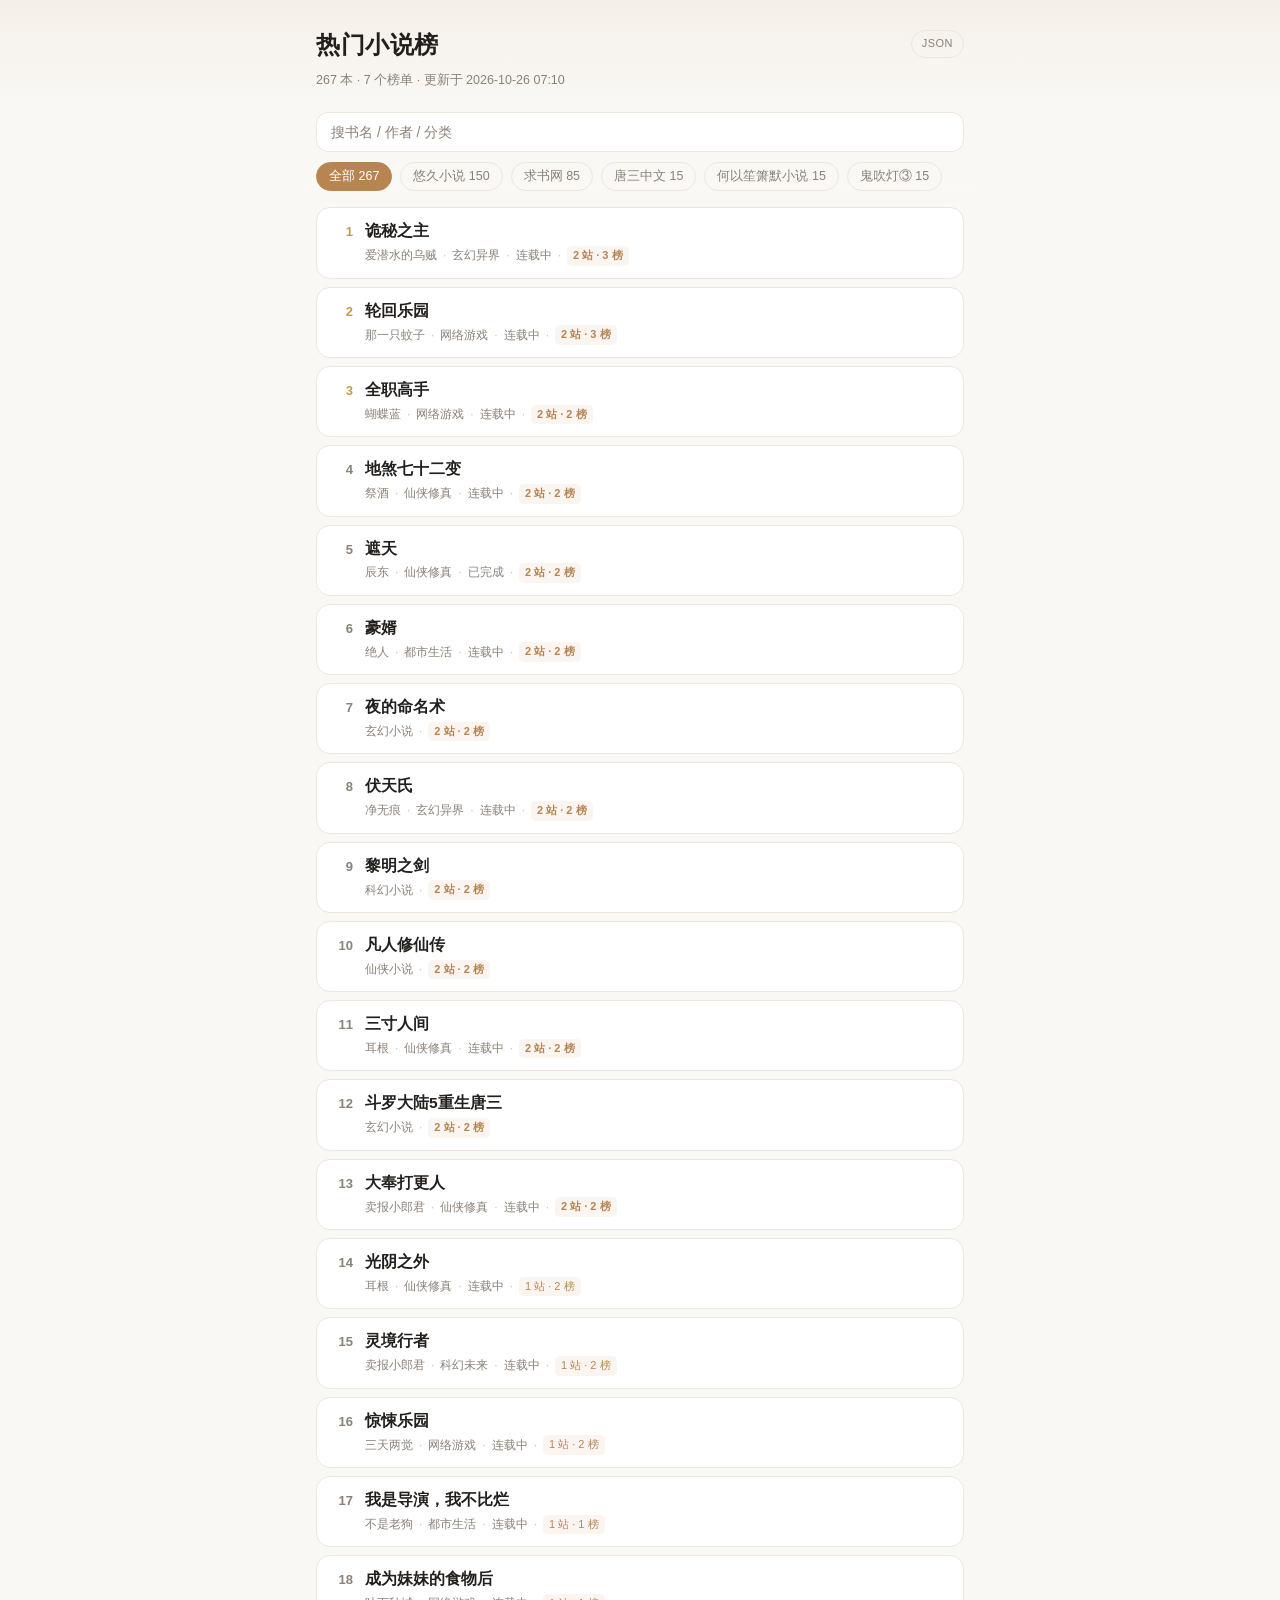
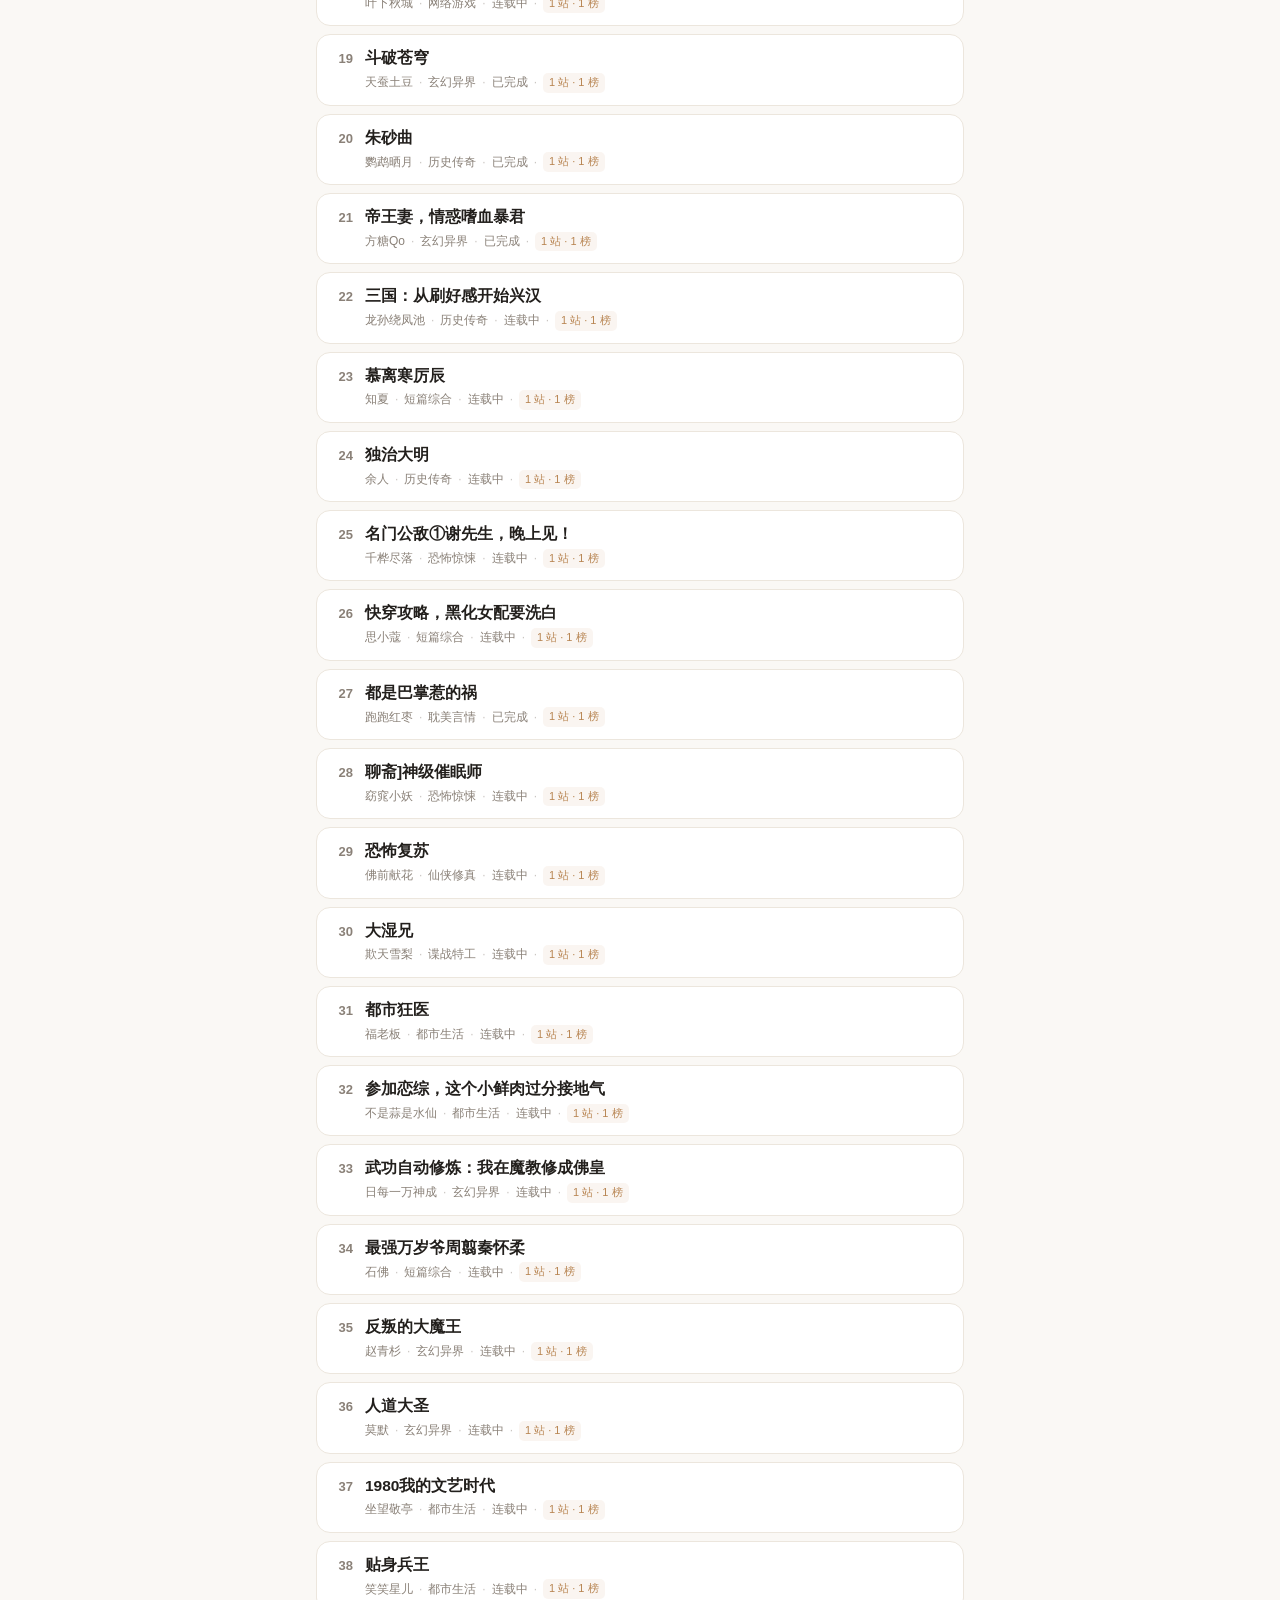
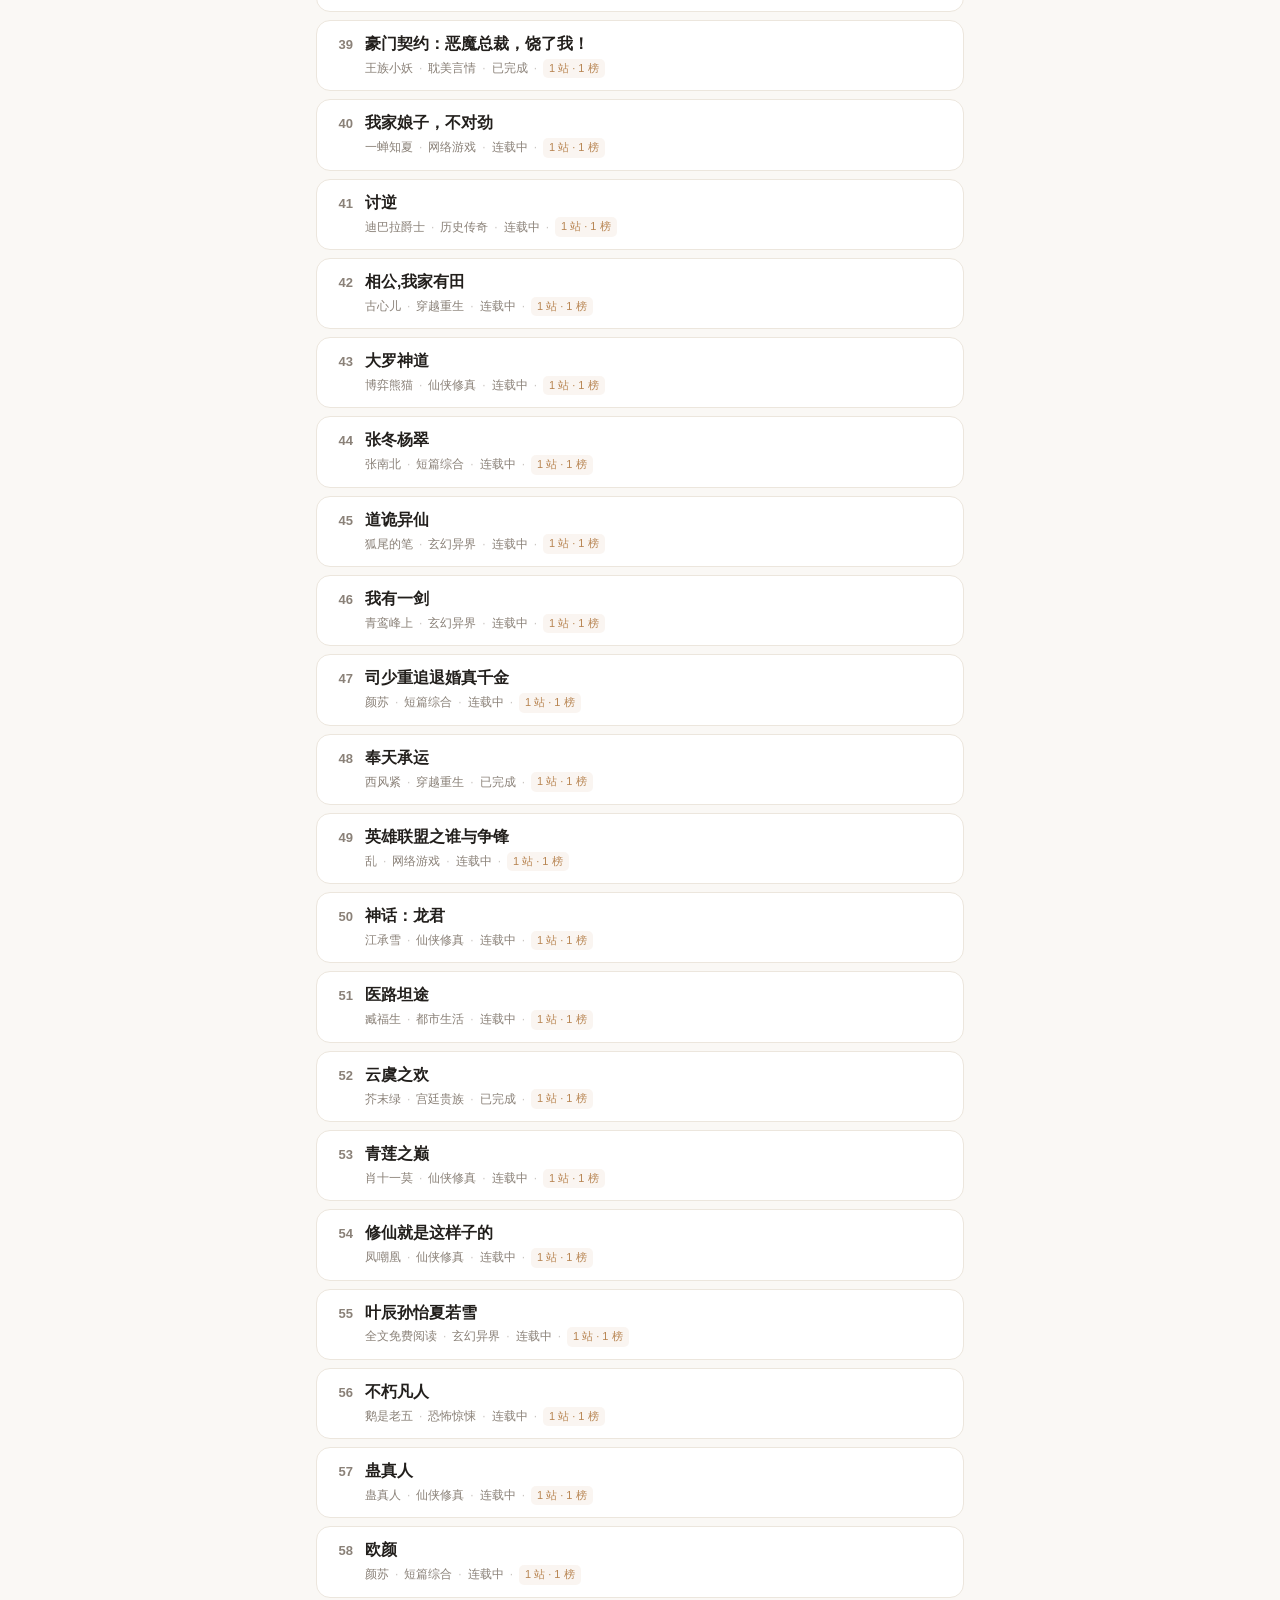
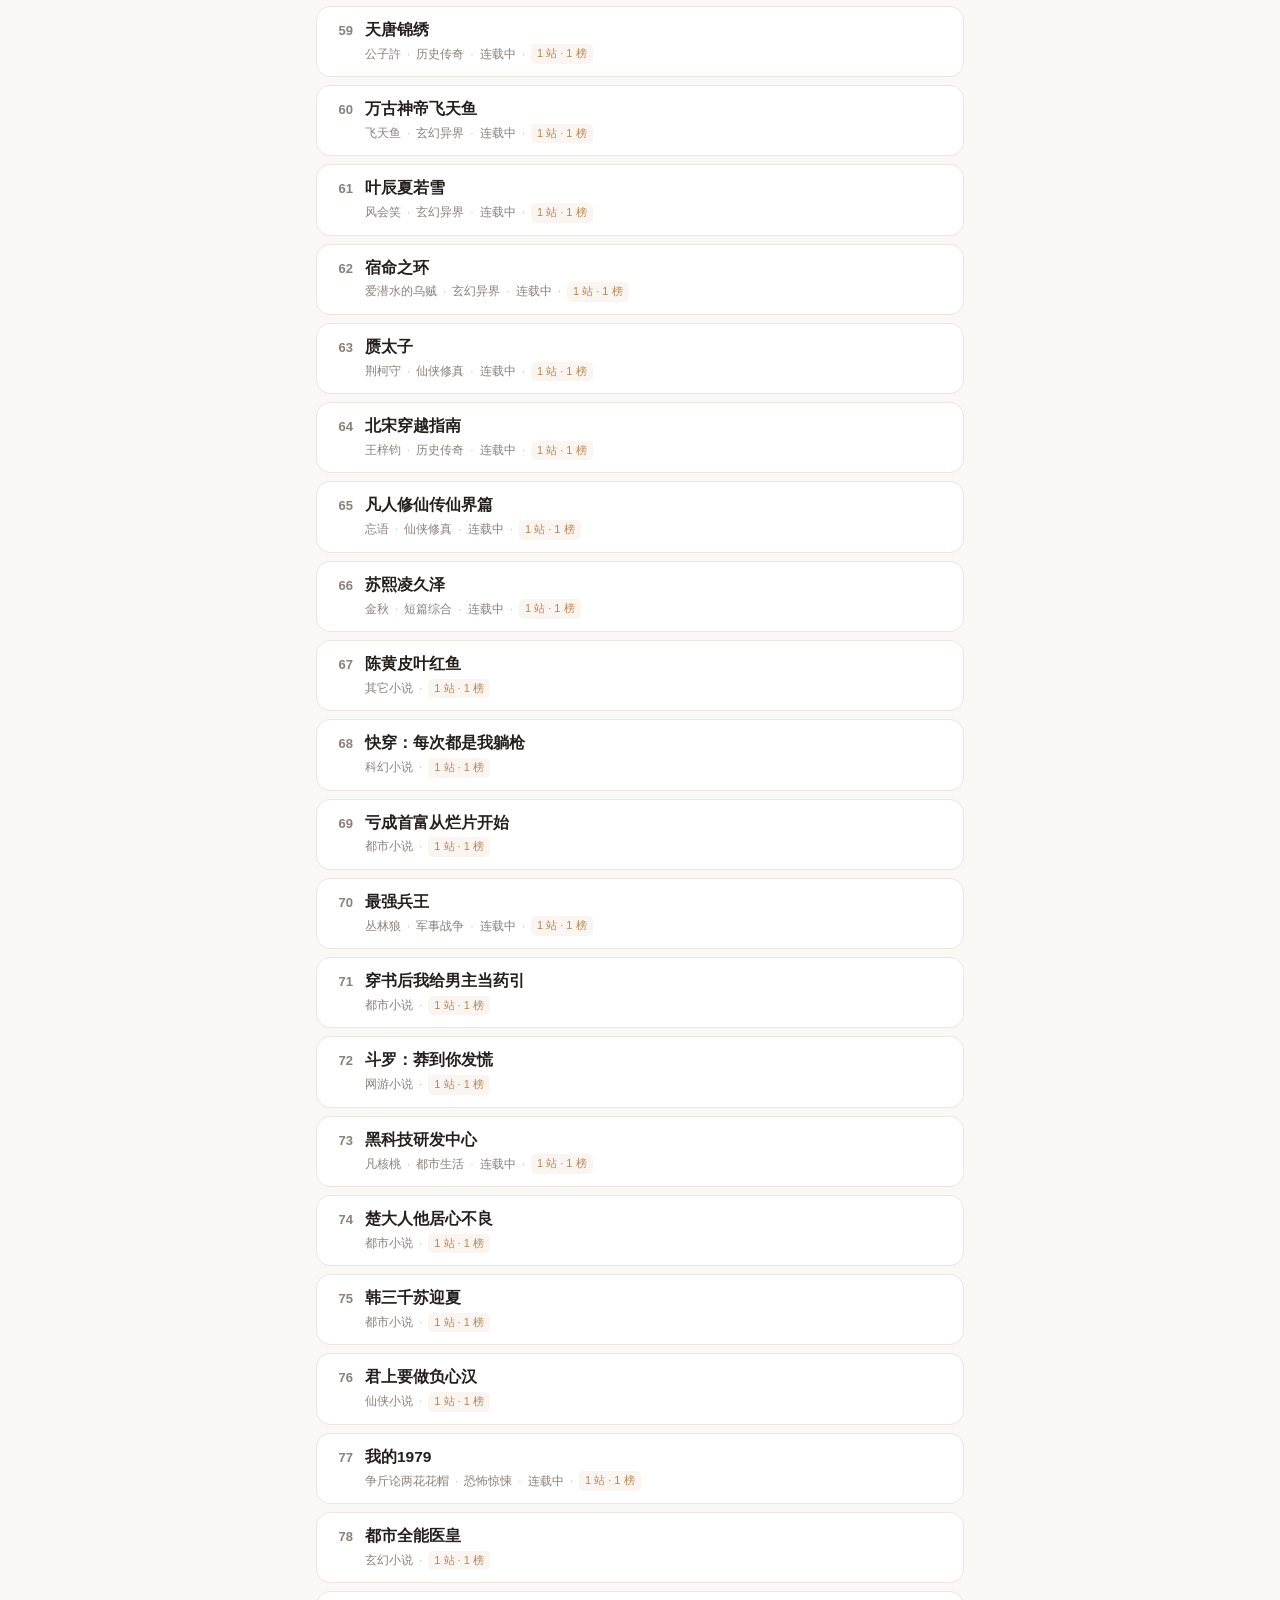
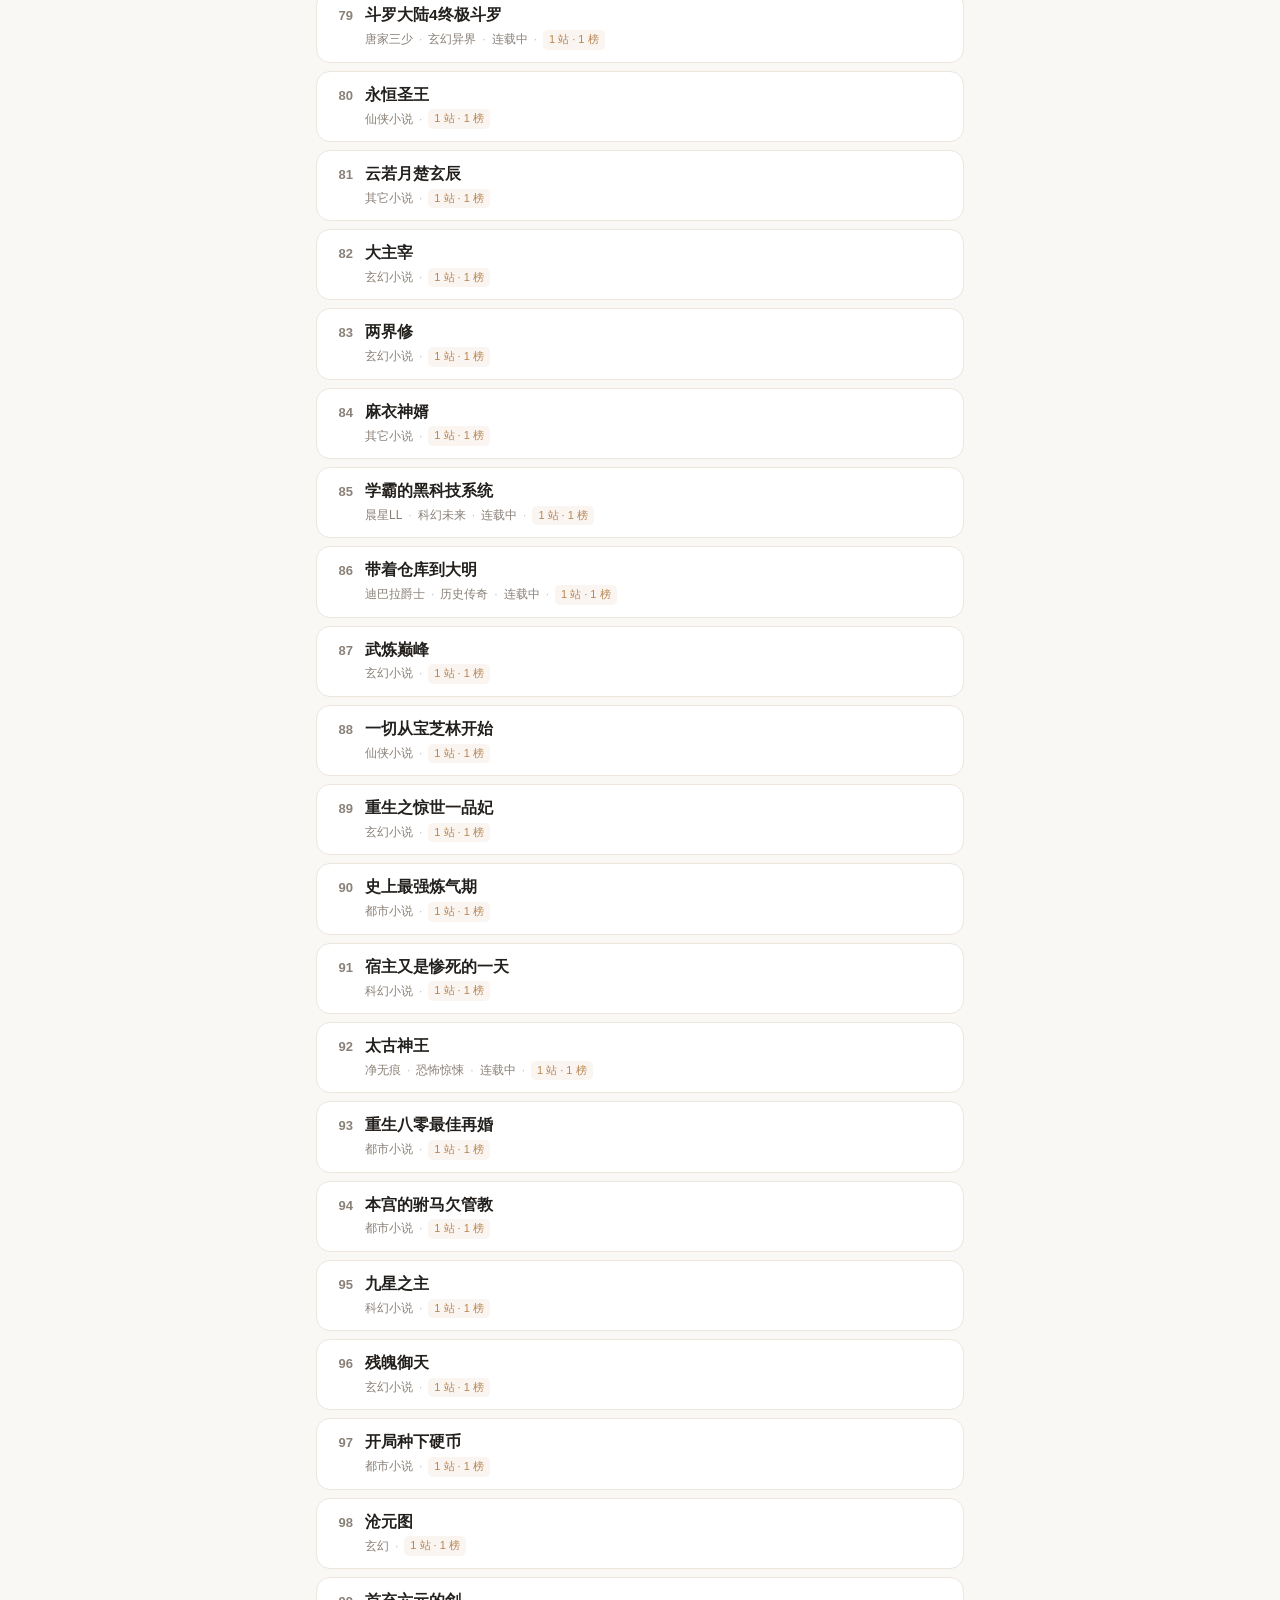
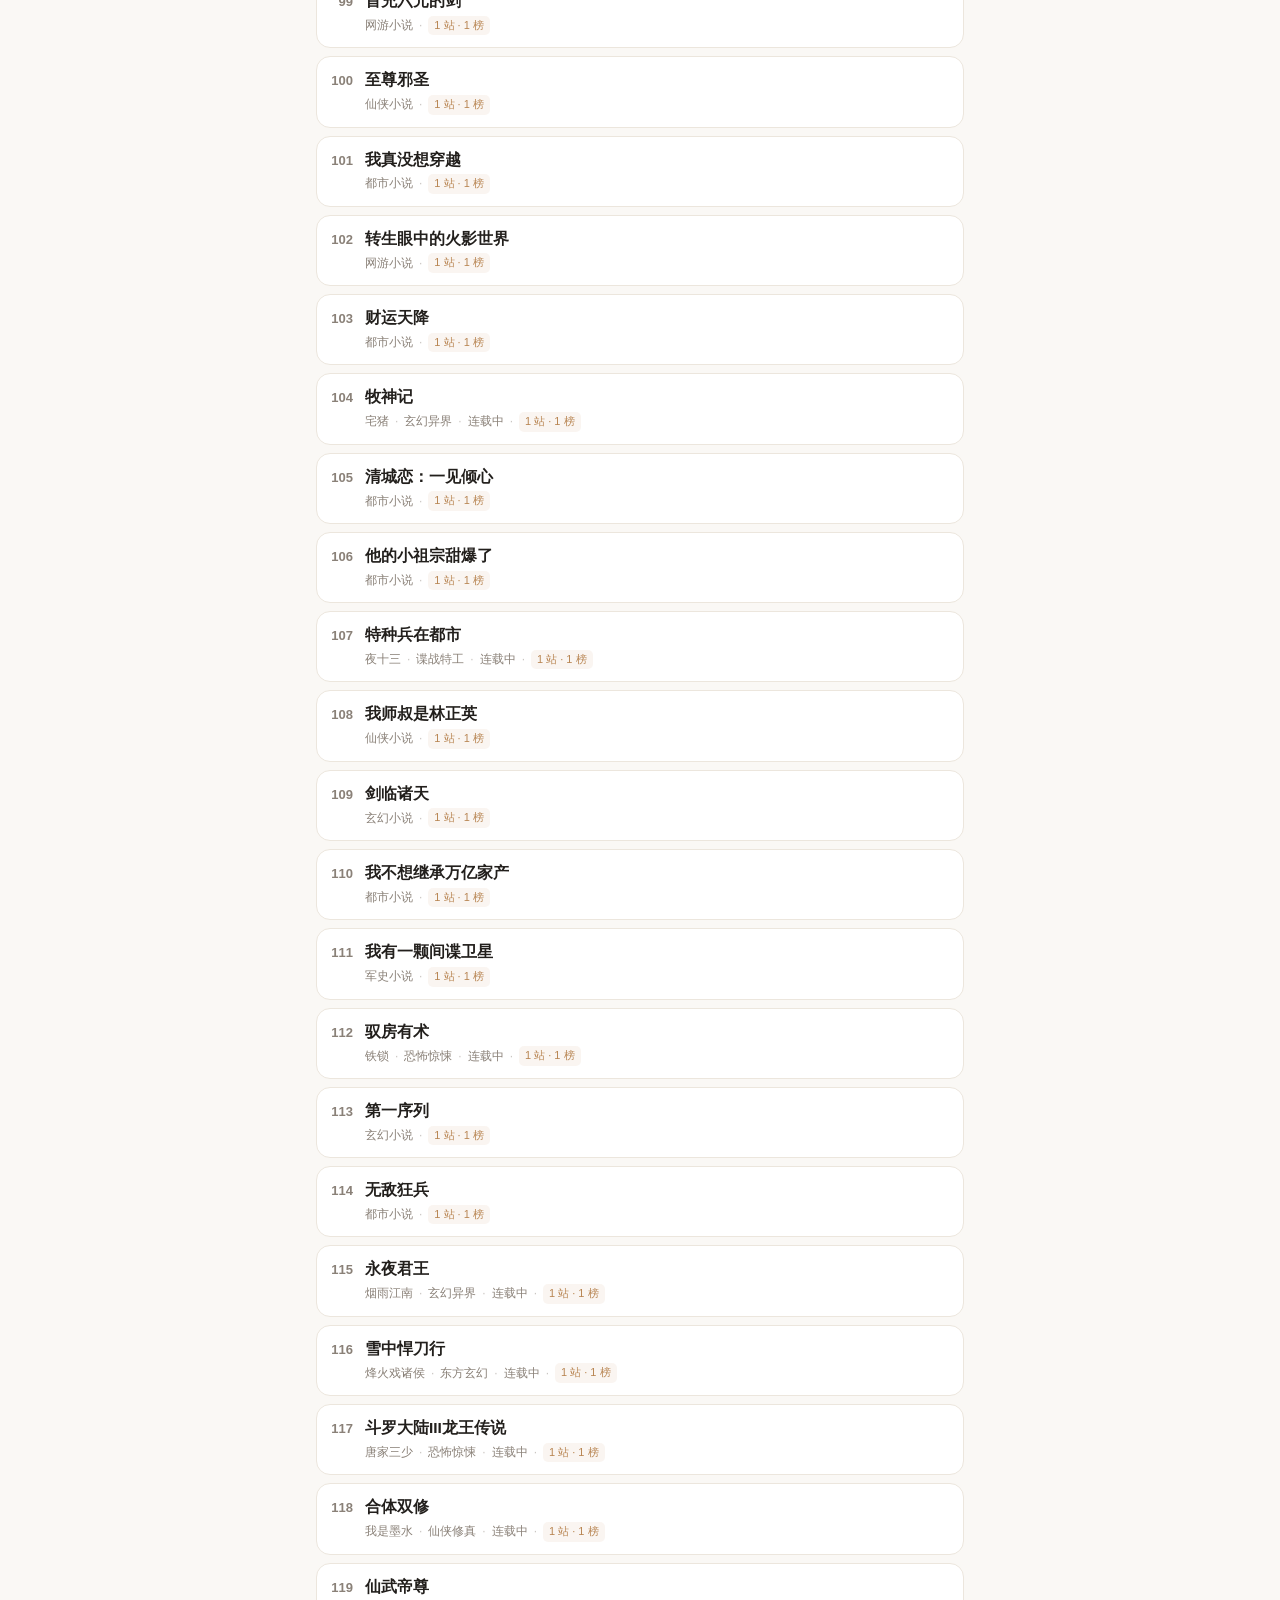
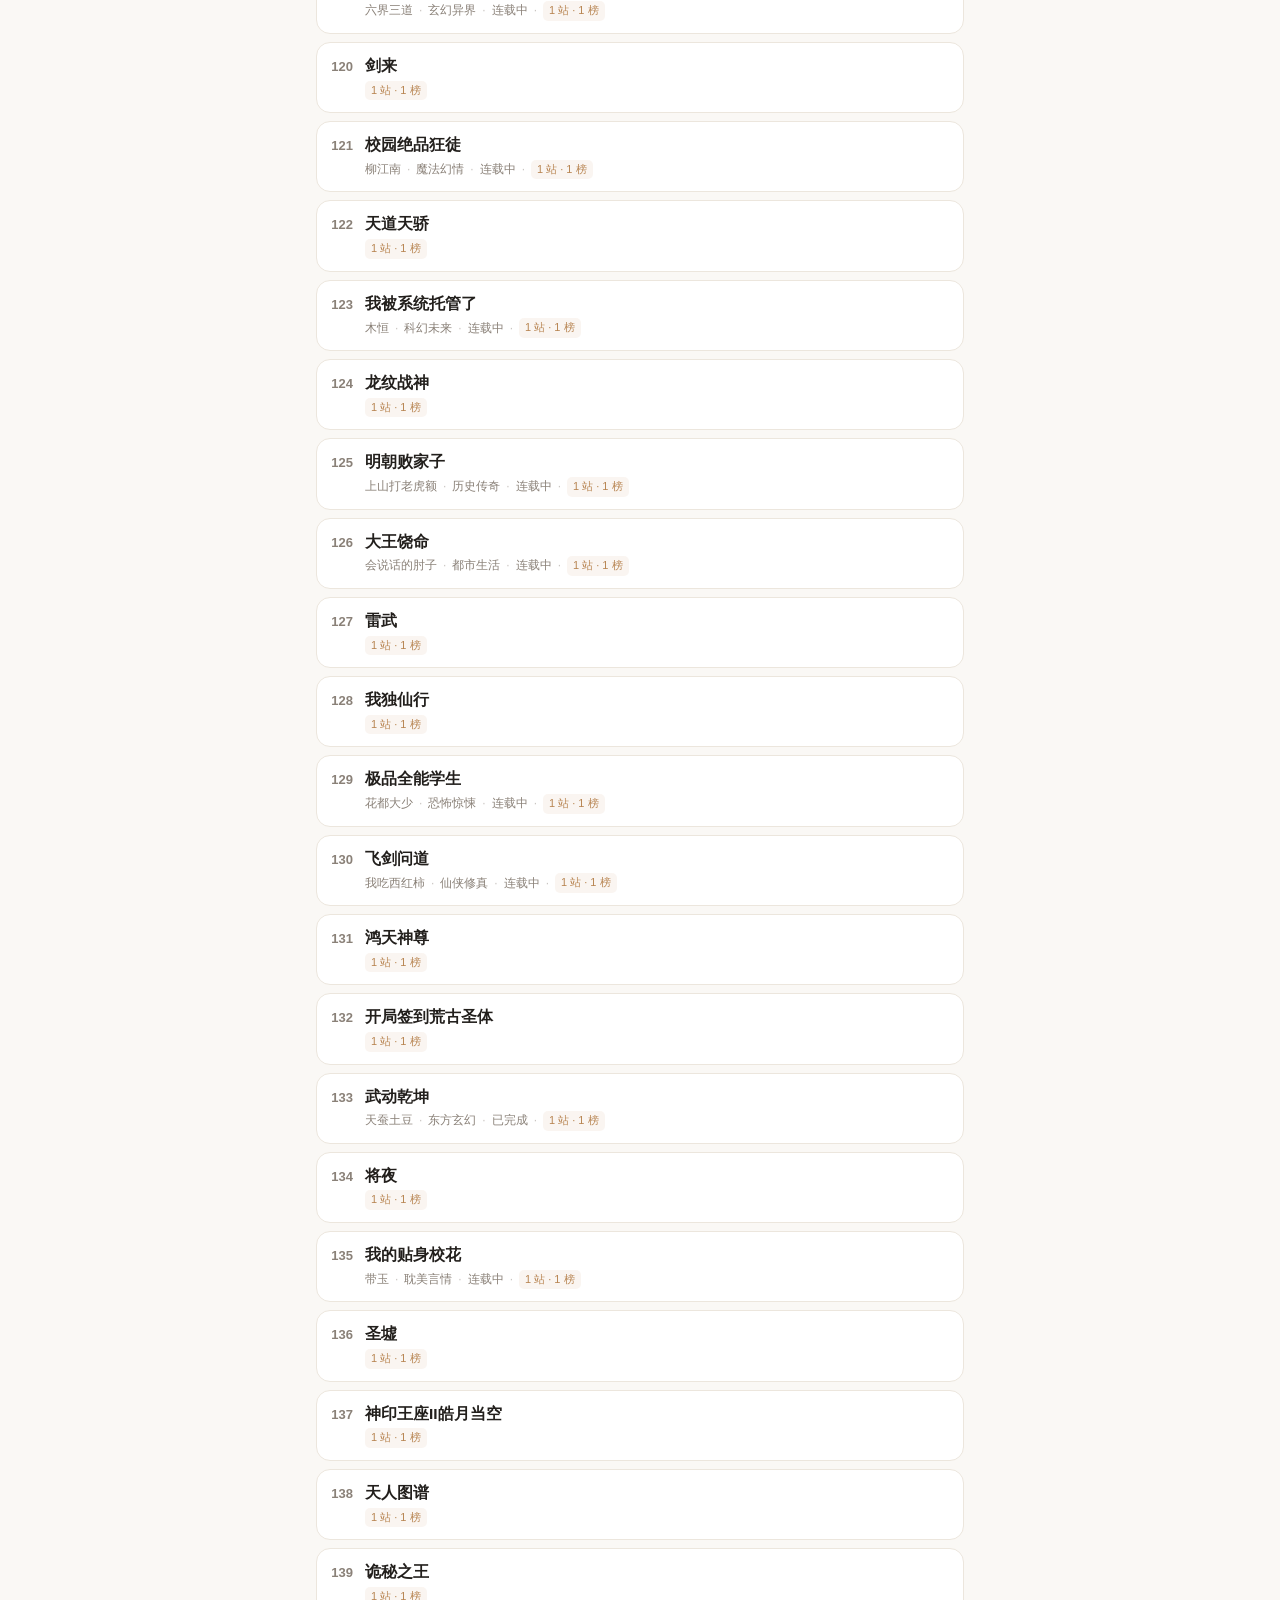
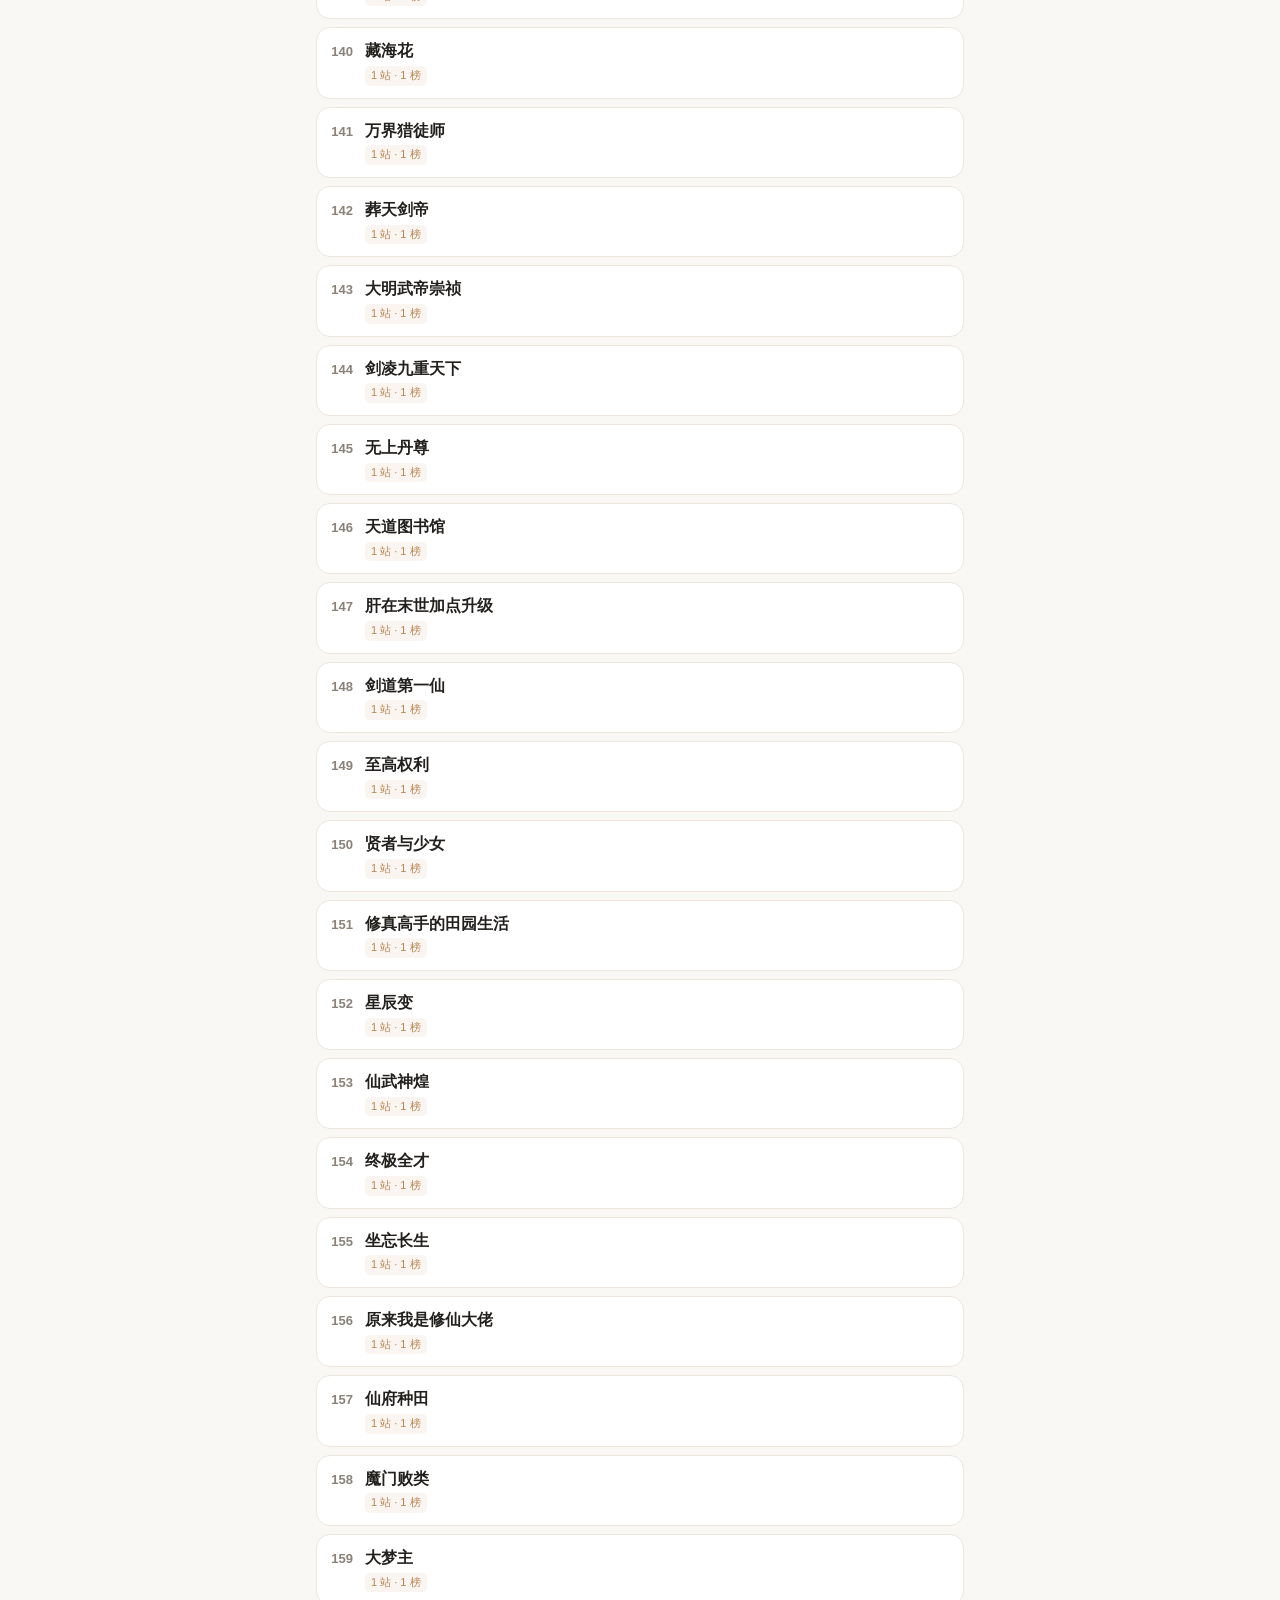
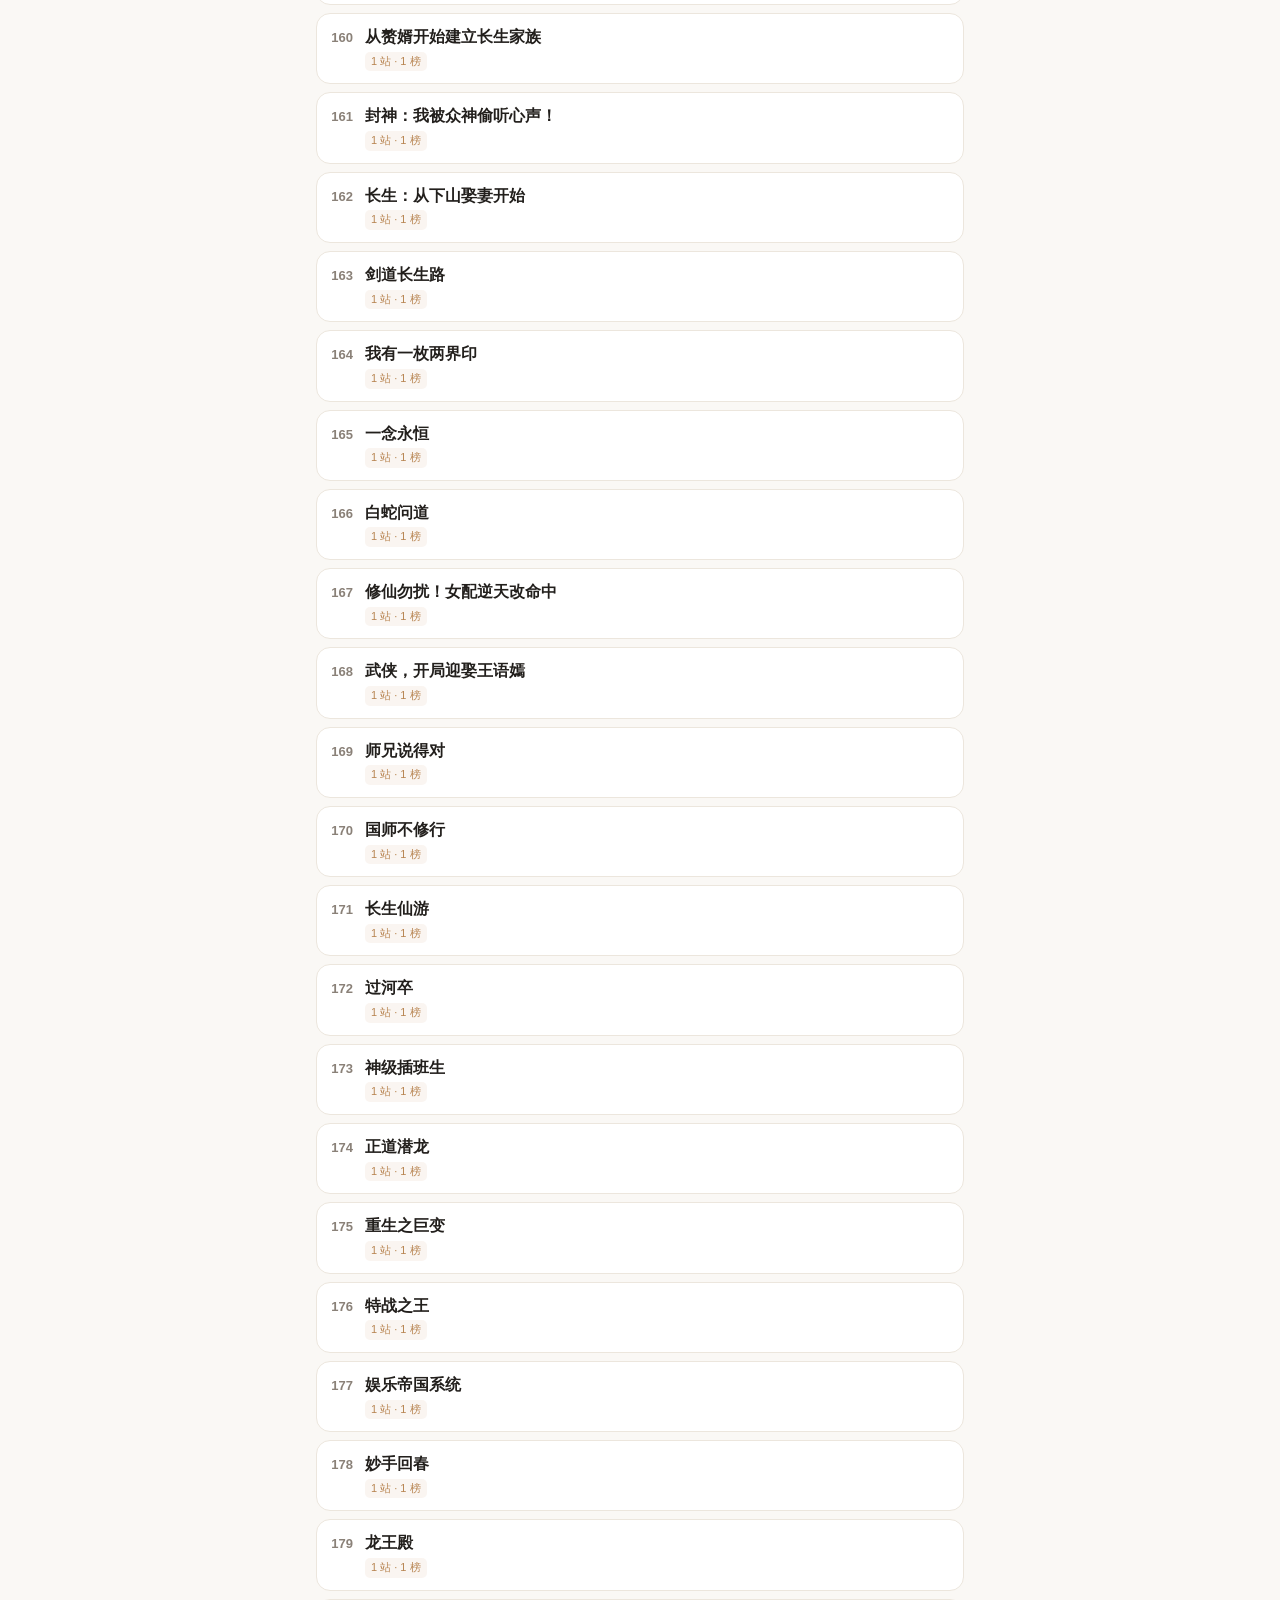
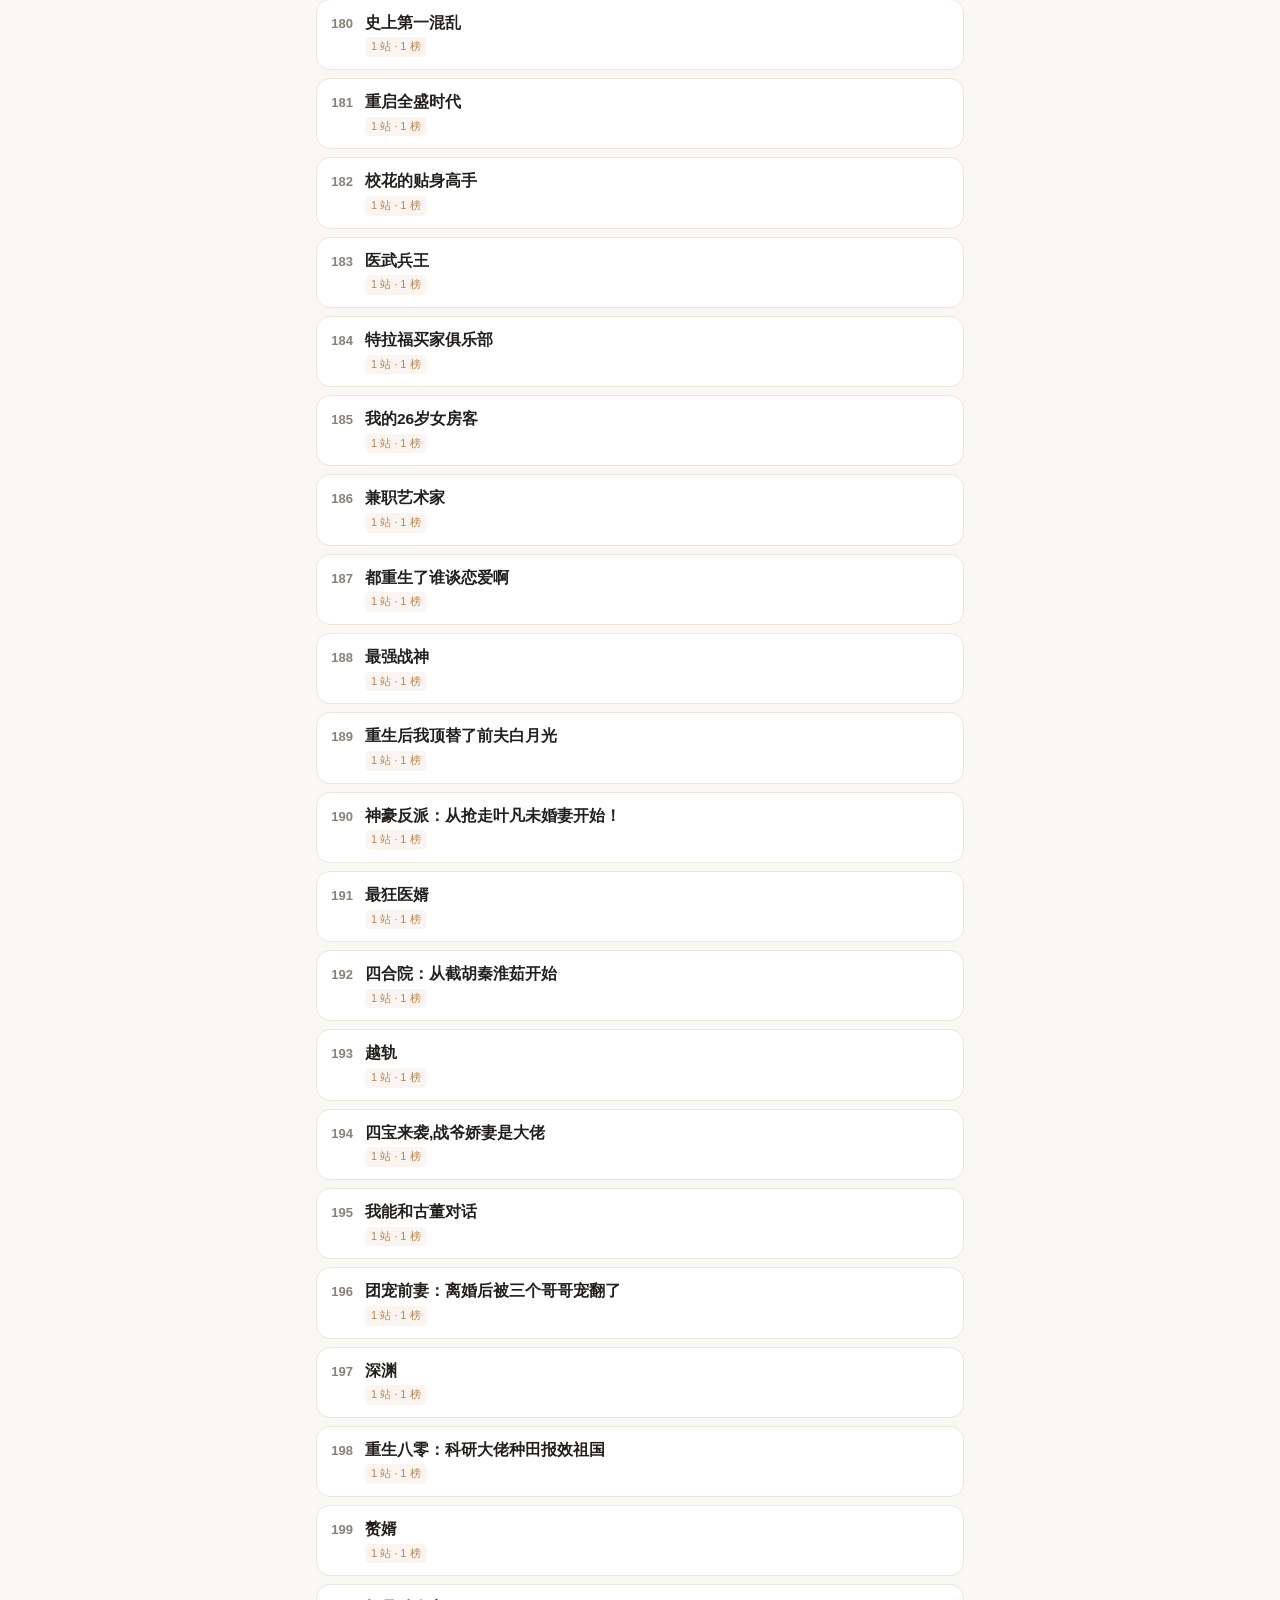
<file: index.html>
<!doctype html>
<html lang="zh-CN">
  <head>
    <meta charset="utf-8" />
    <meta name="viewport" content="width=device-width, initial-scale=1, viewport-fit=cover" />
    <title>热门小说榜</title>
    <meta name="description" content="从多个书源站自动汇总的热门小说榜单，每天更新。" />
    <meta name="color-scheme" content="light dark" />
    <link rel="stylesheet" href="./style.css" />
  </head>
  <body>
    <header class="top">
      <div class="wrap">
        <div class="top-main">
          <h1>热门小说榜</h1>
          <p class="sub" id="meta">正在加载…</p>
        </div>
        <a class="app-link" href="./rank.json" id="rawLink" title="原始数据">JSON</a>
      </div>
    </header>

    <div class="wrap controls">
      <div class="search">
        <input id="q" type="search" placeholder="搜书名 / 作者 / 分类" autocomplete="off" />
      </div>
      <div class="chips" id="chips"></div>
    </div>

    <main class="wrap">
      <ol class="list" id="list"></ol>
      <p class="empty" id="empty" hidden>没有匹配的书</p>
    </main>

    <footer class="foot wrap">
      <p>
        榜单由脚本从各书源站的公开排行榜页抓取，每天自动更新一次。
        「几站」表示这本书同时出现在几个站点，是比单站排名更可靠的参考。
      </p>
      <p class="dim">
        数据指向第三方站点，内容与可用性由该站点负责。本站只做汇总索引，不存储任何书籍内容。
      </p>
    </footer>

    <script src="./app.js"></script>
  </body>
</html>
</file>
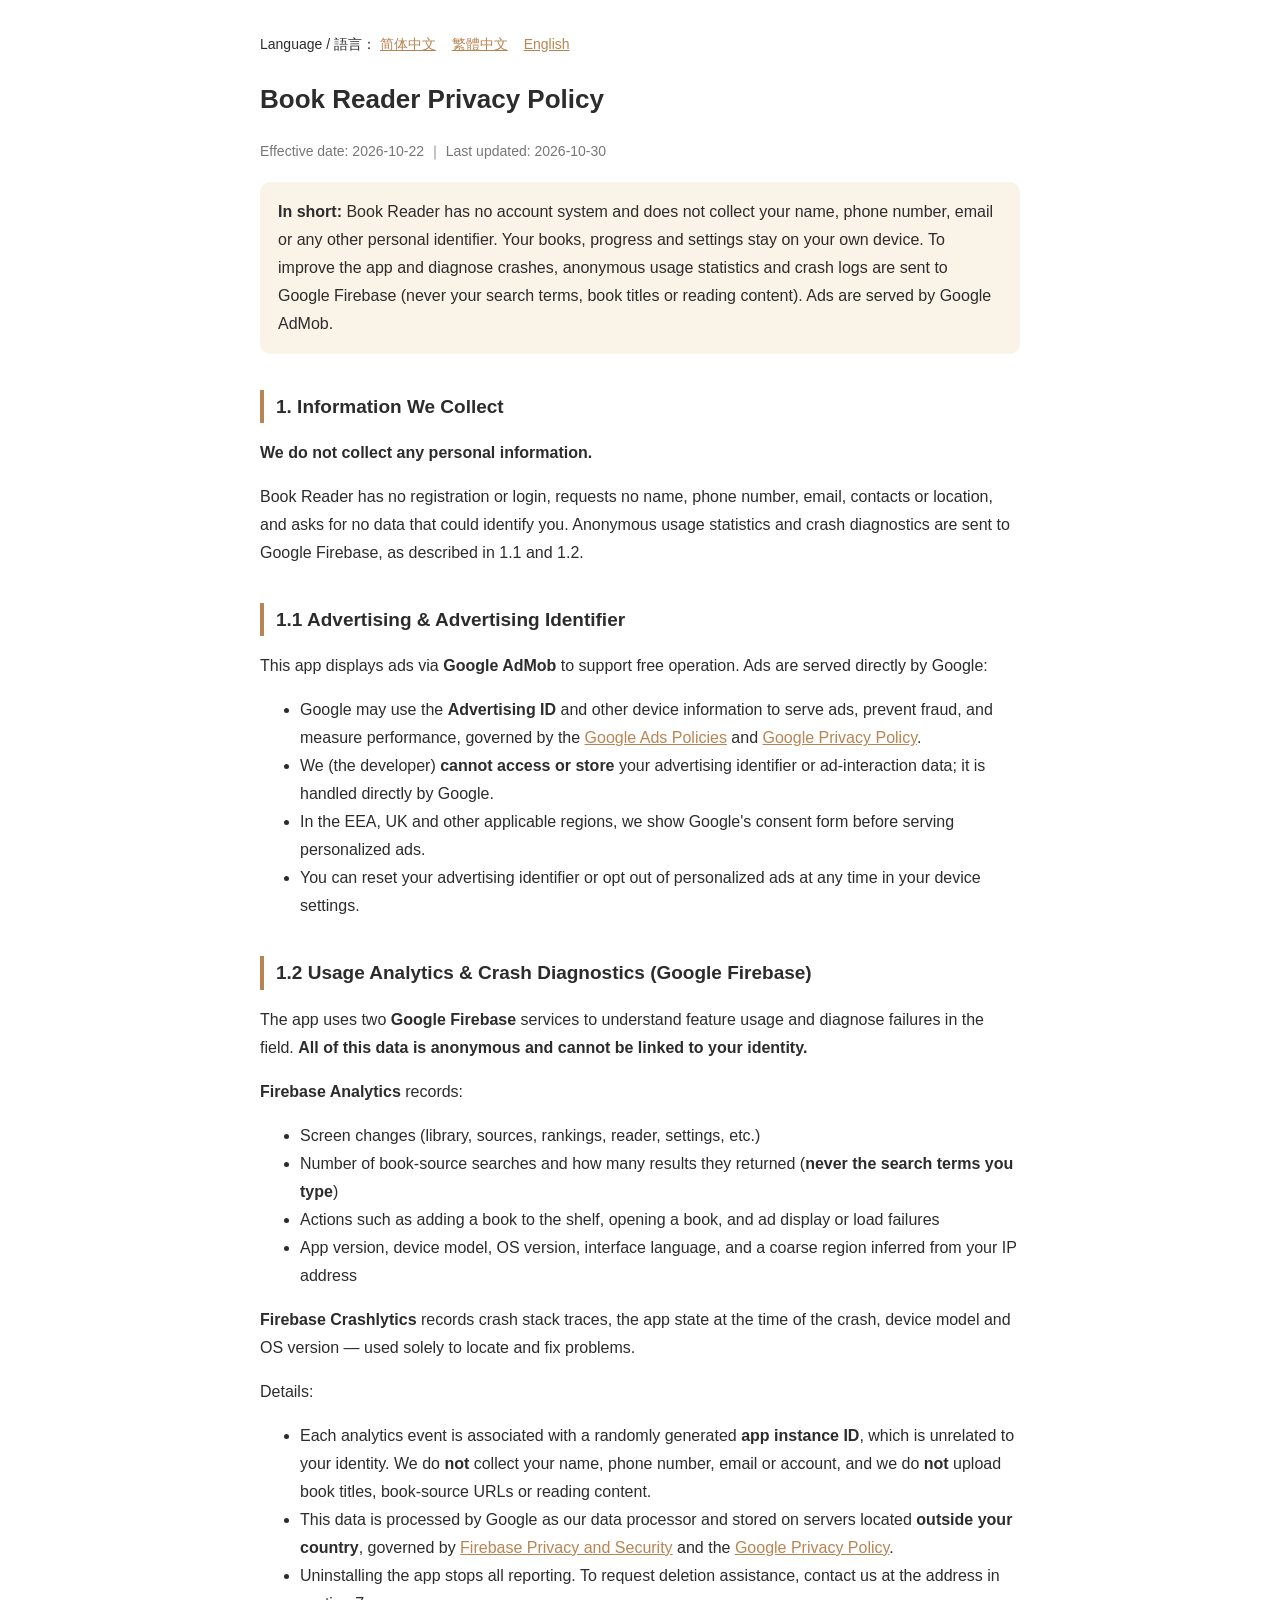
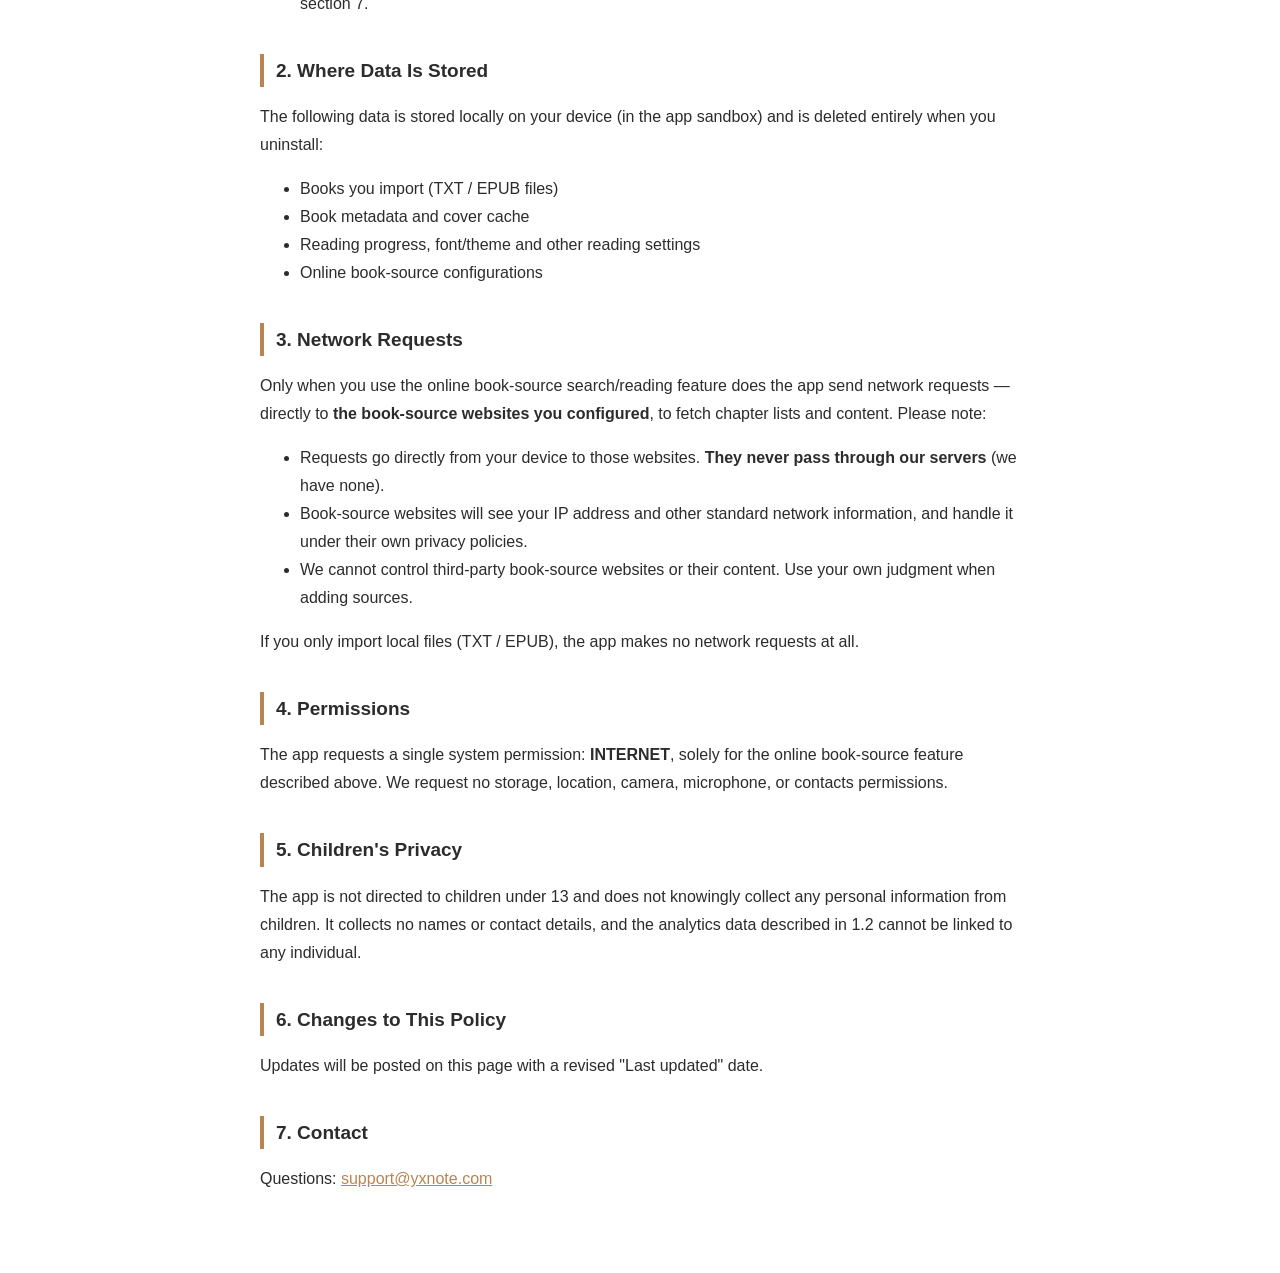
<file: privacy-policy-en.html>
<!DOCTYPE html>
<html lang="en">
<head>
<meta charset="UTF-8" />
<meta name="viewport" content="width=device-width, initial-scale=1.0" />
<title>Book Reader Privacy Policy</title>
<style>
  body { max-width: 760px; margin: 0 auto; padding: 32px 20px 64px; font-family: -apple-system, "Helvetica Neue", Arial, sans-serif; color: #2c2c2c; line-height: 1.75; }
  h1 { font-size: 26px; }
  h2 { font-size: 19px; margin-top: 36px; border-left: 4px solid #b88552; padding-left: 12px; }
  .meta { color: #777; font-size: 14px; }
  .card { background: #faf3e7; border-radius: 10px; padding: 16px 18px; margin: 18px 0; }
  .lang { margin-bottom: 20px; font-size: 14px; }
  .lang a { color: #b88552; margin-right: 12px; }
  a { color: #b88552; }
</style>
</head>
<body>

<div class="lang">
  Language / 語言：
  <a href="privacy-policy-zh.html">简体中文</a>
  <a href="privacy-policy-zh-hant.html">繁體中文</a>
  <a href="privacy-policy-en.html">English</a>
</div>

<h1>Book Reader Privacy Policy</h1>
<p class="meta">Effective date: 2026-10-22 ｜ Last updated: 2026-10-30</p>

<div class="card">
  <strong>In short:</strong> Book Reader has no account system and does not collect your name, phone number, email or any other personal identifier. Your books, progress and settings stay on your own device. To improve the app and diagnose crashes, anonymous usage statistics and crash logs are sent to Google Firebase (never your search terms, book titles or reading content). Ads are served by Google AdMob.
</div>

<h2>1. Information We Collect</h2>
<p><strong>We do not collect any personal information.</strong></p>
<p>Book Reader has no registration or login, requests no name, phone number, email, contacts or location, and asks for no data that could identify you. Anonymous usage statistics and crash diagnostics are sent to Google Firebase, as described in 1.1 and 1.2.</p>

<h2>1.1 Advertising &amp; Advertising Identifier</h2>
<p>This app displays ads via <strong>Google AdMob</strong> to support free operation. Ads are served directly by Google:</p>
<ul>
  <li>Google may use the <strong>Advertising ID</strong> and other device information to serve ads, prevent fraud, and measure performance, governed by the <a href="https://policies.google.com/technologies/ads" rel="nofollow">Google Ads Policies</a> and <a href="https://policies.google.com/privacy" rel="nofollow">Google Privacy Policy</a>.</li>
  <li>We (the developer) <strong>cannot access or store</strong> your advertising identifier or ad-interaction data; it is handled directly by Google.</li>
  <li>In the EEA, UK and other applicable regions, we show Google's consent form before serving personalized ads.</li>
  <li>You can reset your advertising identifier or opt out of personalized ads at any time in your device settings.</li>
</ul>

<h2>1.2 Usage Analytics &amp; Crash Diagnostics (Google Firebase)</h2>
<p>The app uses two <strong>Google Firebase</strong> services to understand feature usage and diagnose failures in the field. <strong>All of this data is anonymous and cannot be linked to your identity.</strong></p>
<p><strong>Firebase Analytics</strong> records:</p>
<ul>
  <li>Screen changes (library, sources, rankings, reader, settings, etc.)</li>
  <li>Number of book-source searches and how many results they returned (<strong>never the search terms you type</strong>)</li>
  <li>Actions such as adding a book to the shelf, opening a book, and ad display or load failures</li>
  <li>App version, device model, OS version, interface language, and a coarse region inferred from your IP address</li>
</ul>
<p><strong>Firebase Crashlytics</strong> records crash stack traces, the app state at the time of the crash, device model and OS version — used solely to locate and fix problems.</p>
<p>Details:</p>
<ul>
  <li>Each analytics event is associated with a randomly generated <strong>app instance ID</strong>, which is unrelated to your identity. We do <strong>not</strong> collect your name, phone number, email or account, and we do <strong>not</strong> upload book titles, book-source URLs or reading content.</li>
  <li>This data is processed by Google as our data processor and stored on servers located <strong>outside your country</strong>, governed by <a href="https://firebase.google.com/support/privacy" rel="nofollow">Firebase Privacy and Security</a> and the <a href="https://policies.google.com/privacy" rel="nofollow">Google Privacy Policy</a>.</li>
  <li>Uninstalling the app stops all reporting. To request deletion assistance, contact us at the address in section 7.</li>
</ul>

<h2>2. Where Data Is Stored</h2>
<p>The following data is stored locally on your device (in the app sandbox) and is deleted entirely when you uninstall:</p>
<ul>
  <li>Books you import (TXT / EPUB files)</li>
  <li>Book metadata and cover cache</li>
  <li>Reading progress, font/theme and other reading settings</li>
  <li>Online book-source configurations</li>
</ul>

<h2>3. Network Requests</h2>
<p>Only when you use the online book-source search/reading feature does the app send network requests — directly to <strong>the book-source websites you configured</strong>, to fetch chapter lists and content. Please note:</p>
<ul>
  <li>Requests go directly from your device to those websites. <strong>They never pass through our servers</strong> (we have none).</li>
  <li>Book-source websites will see your IP address and other standard network information, and handle it under their own privacy policies.</li>
  <li>We cannot control third-party book-source websites or their content. Use your own judgment when adding sources.</li>
</ul>
<p>If you only import local files (TXT / EPUB), the app makes no network requests at all.</p>

<h2>4. Permissions</h2>
<p>The app requests a single system permission: <strong>INTERNET</strong>, solely for the online book-source feature described above. We request no storage, location, camera, microphone, or contacts permissions.</p>

<h2>5. Children's Privacy</h2>
<p>The app is not directed to children under 13 and does not knowingly collect any personal information from children. It collects no names or contact details, and the analytics data described in 1.2 cannot be linked to any individual.</p>

<h2>6. Changes to This Policy</h2>
<p>Updates will be posted on this page with a revised "Last updated" date.</p>

<h2>7. Contact</h2>
<p>Questions: <a href="mailto:support@yxnote.com">support@yxnote.com</a></p>

</body>
</html>
</file>
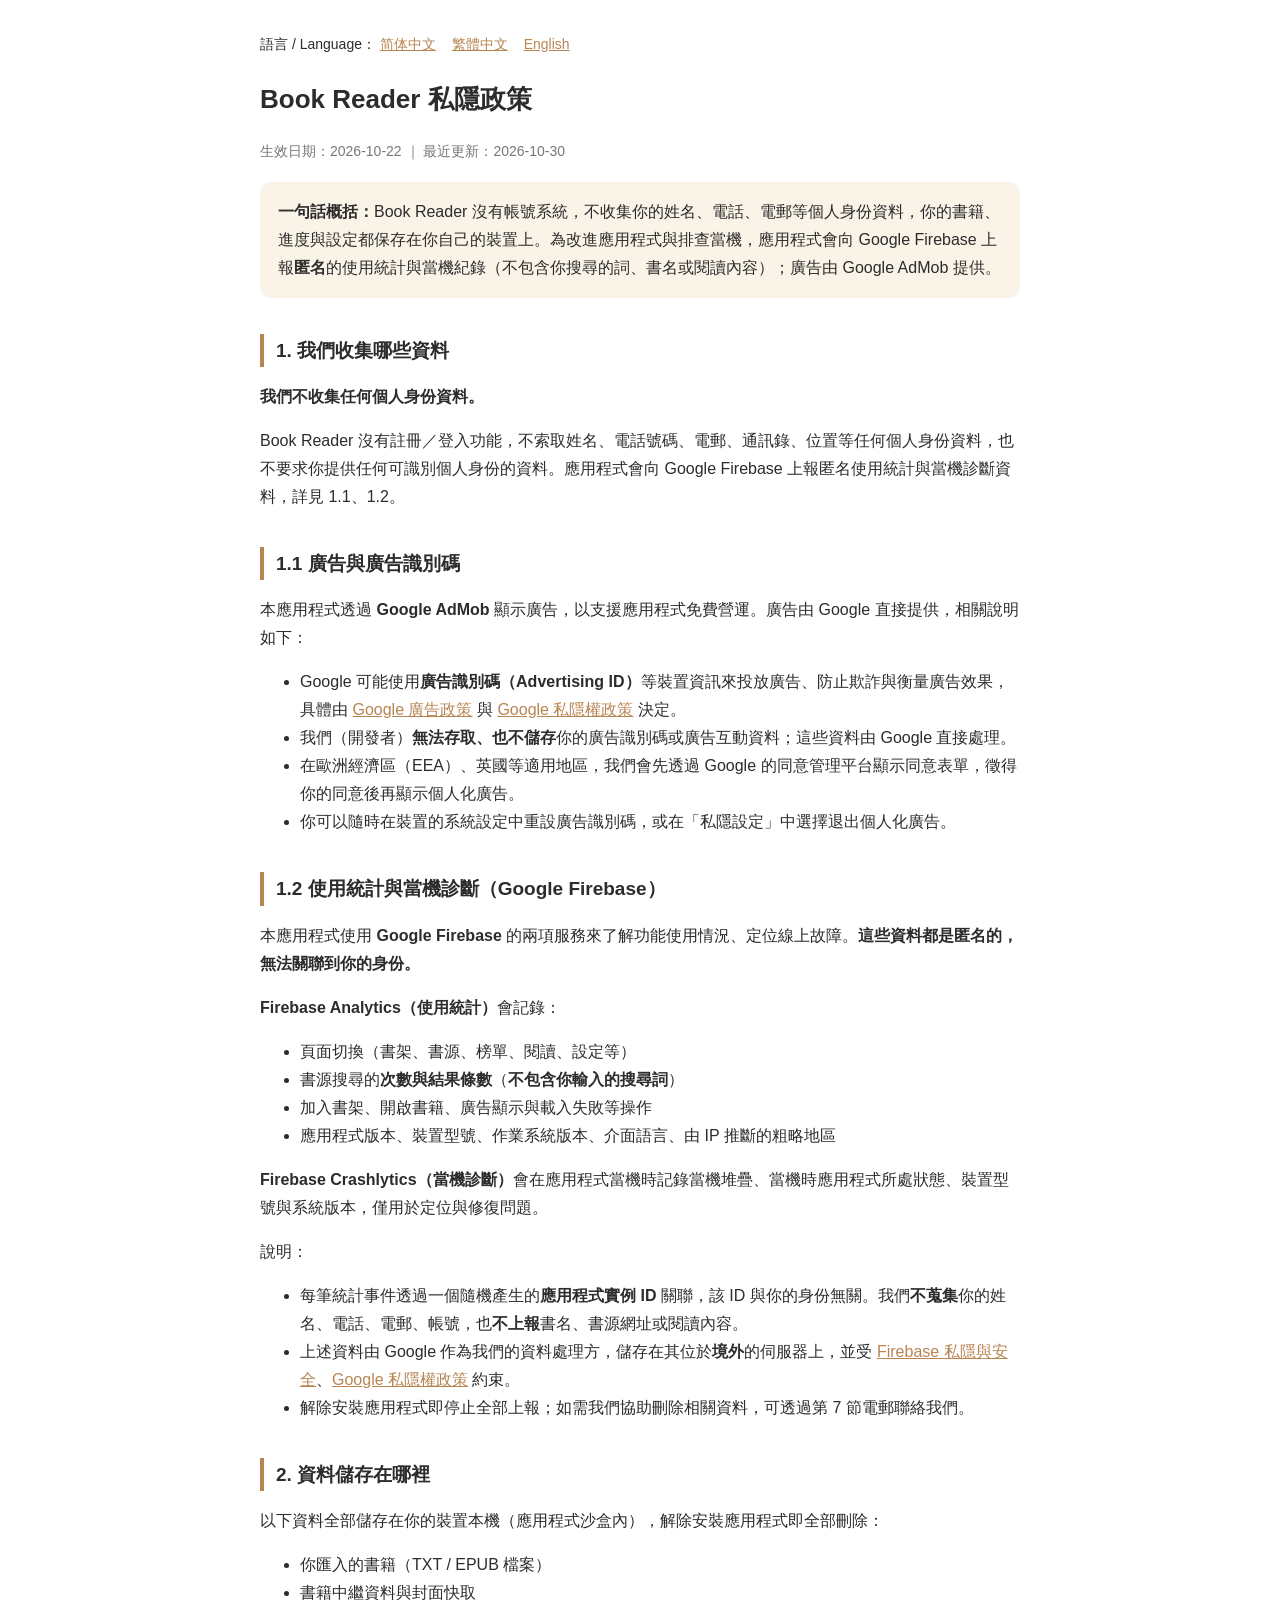
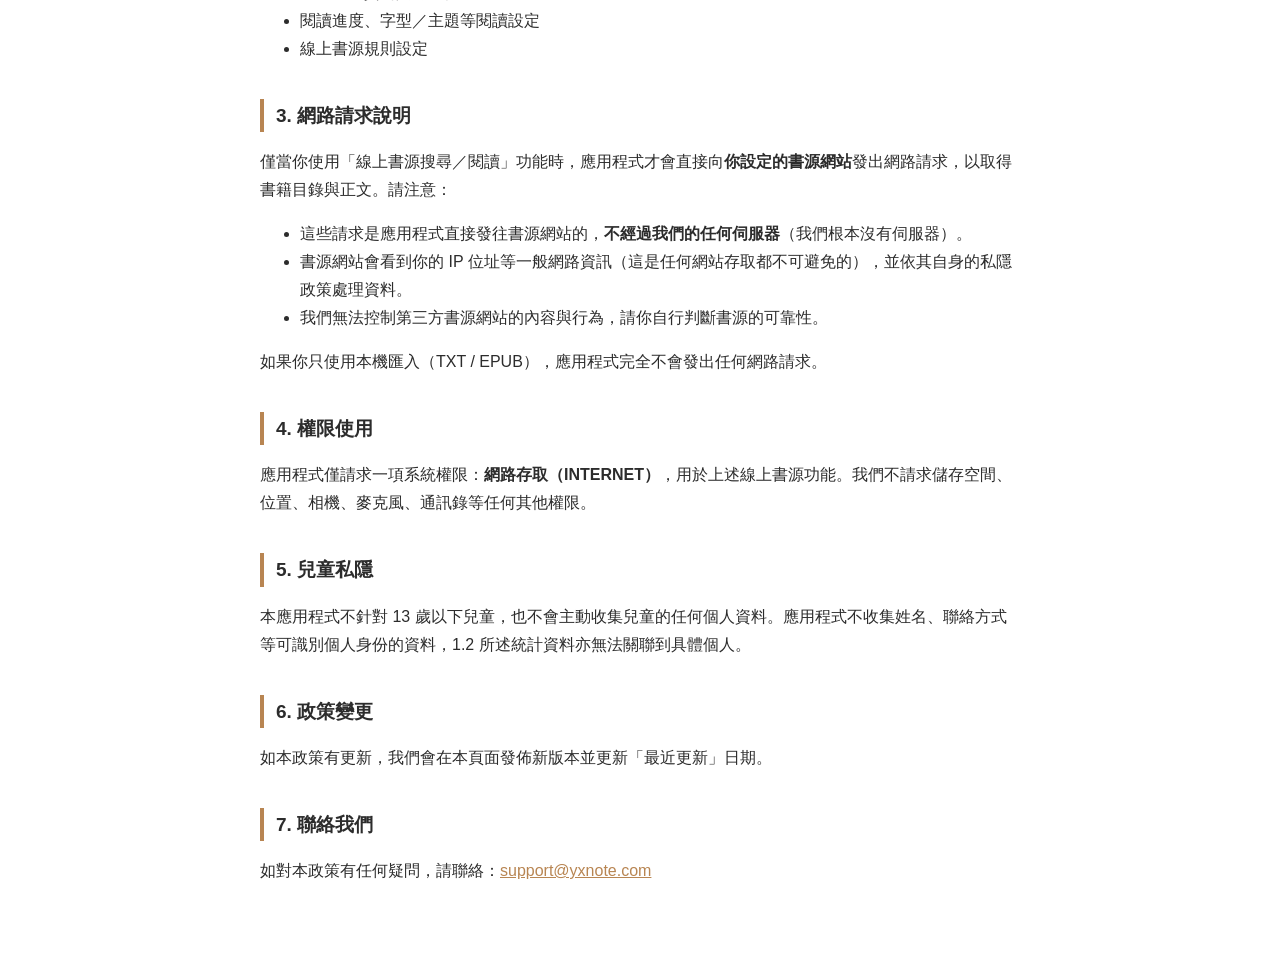
<file: privacy-policy-zh-hant.html>
<!DOCTYPE html>
<html lang="zh-Hant">
<head>
<meta charset="UTF-8" />
<meta name="viewport" content="width=device-width, initial-scale=1.0" />
<title>Book Reader 私隱政策（繁體中文）</title>
<style>
  body { max-width: 760px; margin: 0 auto; padding: 32px 20px 64px; font-family: -apple-system, "PingFang TC", "Microsoft JhengHei", sans-serif; color: #2c2c2c; line-height: 1.75; }
  h1 { font-size: 26px; }
  h2 { font-size: 19px; margin-top: 36px; border-left: 4px solid #b88552; padding-left: 12px; }
  .meta { color: #777; font-size: 14px; }
  .card { background: #faf3e7; border-radius: 10px; padding: 16px 18px; margin: 18px 0; }
  .lang { margin-bottom: 20px; font-size: 14px; }
  .lang a { color: #b88552; margin-right: 12px; }
  a { color: #b88552; }
</style>
</head>
<body>

<div class="lang">
  語言 / Language：
  <a href="privacy-policy-zh.html">简体中文</a>
  <a href="privacy-policy-zh-hant.html">繁體中文</a>
  <a href="privacy-policy-en.html">English</a>
</div>

<h1>Book Reader 私隱政策</h1>
<p class="meta">生效日期：2026-10-22 ｜ 最近更新：2026-10-30</p>

<div class="card">
  <strong>一句話概括：</strong>Book Reader 沒有帳號系統，不收集你的姓名、電話、電郵等個人身份資料，你的書籍、進度與設定都保存在你自己的裝置上。為改進應用程式與排查當機，應用程式會向 Google Firebase 上報<strong>匿名</strong>的使用統計與當機紀錄（不包含你搜尋的詞、書名或閱讀內容）；廣告由 Google AdMob 提供。
</div>

<h2>1. 我們收集哪些資料</h2>
<p><strong>我們不收集任何個人身份資料。</strong></p>
<p>Book Reader 沒有註冊／登入功能，不索取姓名、電話號碼、電郵、通訊錄、位置等任何個人身份資料，也不要求你提供任何可識別個人身份的資料。應用程式會向 Google Firebase 上報匿名使用統計與當機診斷資料，詳見 1.1、1.2。</p>

<h2>1.1 廣告與廣告識別碼</h2>
<p>本應用程式透過 <strong>Google AdMob</strong> 顯示廣告，以支援應用程式免費營運。廣告由 Google 直接提供，相關說明如下：</p>
<ul>
  <li>Google 可能使用<strong>廣告識別碼（Advertising ID）</strong>等裝置資訊來投放廣告、防止欺詐與衡量廣告效果，具體由 <a href="https://policies.google.com/technologies/ads" rel="nofollow">Google 廣告政策</a> 與 <a href="https://policies.google.com/privacy" rel="nofollow">Google 私隱權政策</a> 決定。</li>
  <li>我們（開發者）<strong>無法存取、也不儲存</strong>你的廣告識別碼或廣告互動資料；這些資料由 Google 直接處理。</li>
  <li>在歐洲經濟區（EEA）、英國等適用地區，我們會先透過 Google 的同意管理平台顯示同意表單，徵得你的同意後再顯示個人化廣告。</li>
  <li>你可以隨時在裝置的系統設定中重設廣告識別碼，或在「私隱設定」中選擇退出個人化廣告。</li>
</ul>

<h2>1.2 使用統計與當機診斷（Google Firebase）</h2>
<p>本應用程式使用 <strong>Google Firebase</strong> 的兩項服務來了解功能使用情況、定位線上故障。<strong>這些資料都是匿名的，無法關聯到你的身份。</strong></p>
<p><strong>Firebase Analytics（使用統計）</strong>會記錄：</p>
<ul>
  <li>頁面切換（書架、書源、榜單、閱讀、設定等）</li>
  <li>書源搜尋的<strong>次數與結果條數</strong>（<strong>不包含你輸入的搜尋詞</strong>）</li>
  <li>加入書架、開啟書籍、廣告顯示與載入失敗等操作</li>
  <li>應用程式版本、裝置型號、作業系統版本、介面語言、由 IP 推斷的粗略地區</li>
</ul>
<p><strong>Firebase Crashlytics（當機診斷）</strong>會在應用程式當機時記錄當機堆疊、當機時應用程式所處狀態、裝置型號與系統版本，僅用於定位與修復問題。</p>
<p>說明：</p>
<ul>
  <li>每筆統計事件透過一個隨機產生的<strong>應用程式實例 ID</strong> 關聯，該 ID 與你的身份無關。我們<strong>不蒐集</strong>你的姓名、電話、電郵、帳號，也<strong>不上報</strong>書名、書源網址或閱讀內容。</li>
  <li>上述資料由 Google 作為我們的資料處理方，儲存在其位於<strong>境外</strong>的伺服器上，並受 <a href="https://firebase.google.com/support/privacy" rel="nofollow">Firebase 私隱與安全</a>、<a href="https://policies.google.com/privacy" rel="nofollow">Google 私隱權政策</a> 約束。</li>
  <li>解除安裝應用程式即停止全部上報；如需我們協助刪除相關資料，可透過第 7 節電郵聯絡我們。</li>
</ul>

<h2>2. 資料儲存在哪裡</h2>
<p>以下資料全部儲存在你的裝置本機（應用程式沙盒內），解除安裝應用程式即全部刪除：</p>
<ul>
  <li>你匯入的書籍（TXT / EPUB 檔案）</li>
  <li>書籍中繼資料與封面快取</li>
  <li>閱讀進度、字型／主題等閱讀設定</li>
  <li>線上書源規則設定</li>
</ul>

<h2>3. 網路請求說明</h2>
<p>僅當你使用「線上書源搜尋／閱讀」功能時，應用程式才會直接向<strong>你設定的書源網站</strong>發出網路請求，以取得書籍目錄與正文。請注意：</p>
<ul>
  <li>這些請求是應用程式直接發往書源網站的，<strong>不經過我們的任何伺服器</strong>（我們根本沒有伺服器）。</li>
  <li>書源網站會看到你的 IP 位址等一般網路資訊（這是任何網站存取都不可避免的），並依其自身的私隱政策處理資料。</li>
  <li>我們無法控制第三方書源網站的內容與行為，請你自行判斷書源的可靠性。</li>
</ul>
<p>如果你只使用本機匯入（TXT / EPUB），應用程式完全不會發出任何網路請求。</p>

<h2>4. 權限使用</h2>
<p>應用程式僅請求一項系統權限：<strong>網路存取（INTERNET）</strong>，用於上述線上書源功能。我們不請求儲存空間、位置、相機、麥克風、通訊錄等任何其他權限。</p>

<h2>5. 兒童私隱</h2>
<p>本應用程式不針對 13 歲以下兒童，也不會主動收集兒童的任何個人資料。應用程式不收集姓名、聯絡方式等可識別個人身份的資料，1.2 所述統計資料亦無法關聯到具體個人。</p>

<h2>6. 政策變更</h2>
<p>如本政策有更新，我們會在本頁面發佈新版本並更新「最近更新」日期。</p>

<h2>7. 聯絡我們</h2>
<p>如對本政策有任何疑問，請聯絡：<a href="mailto:support@yxnote.com">support@yxnote.com</a></p>

</body>
</html>
</file>
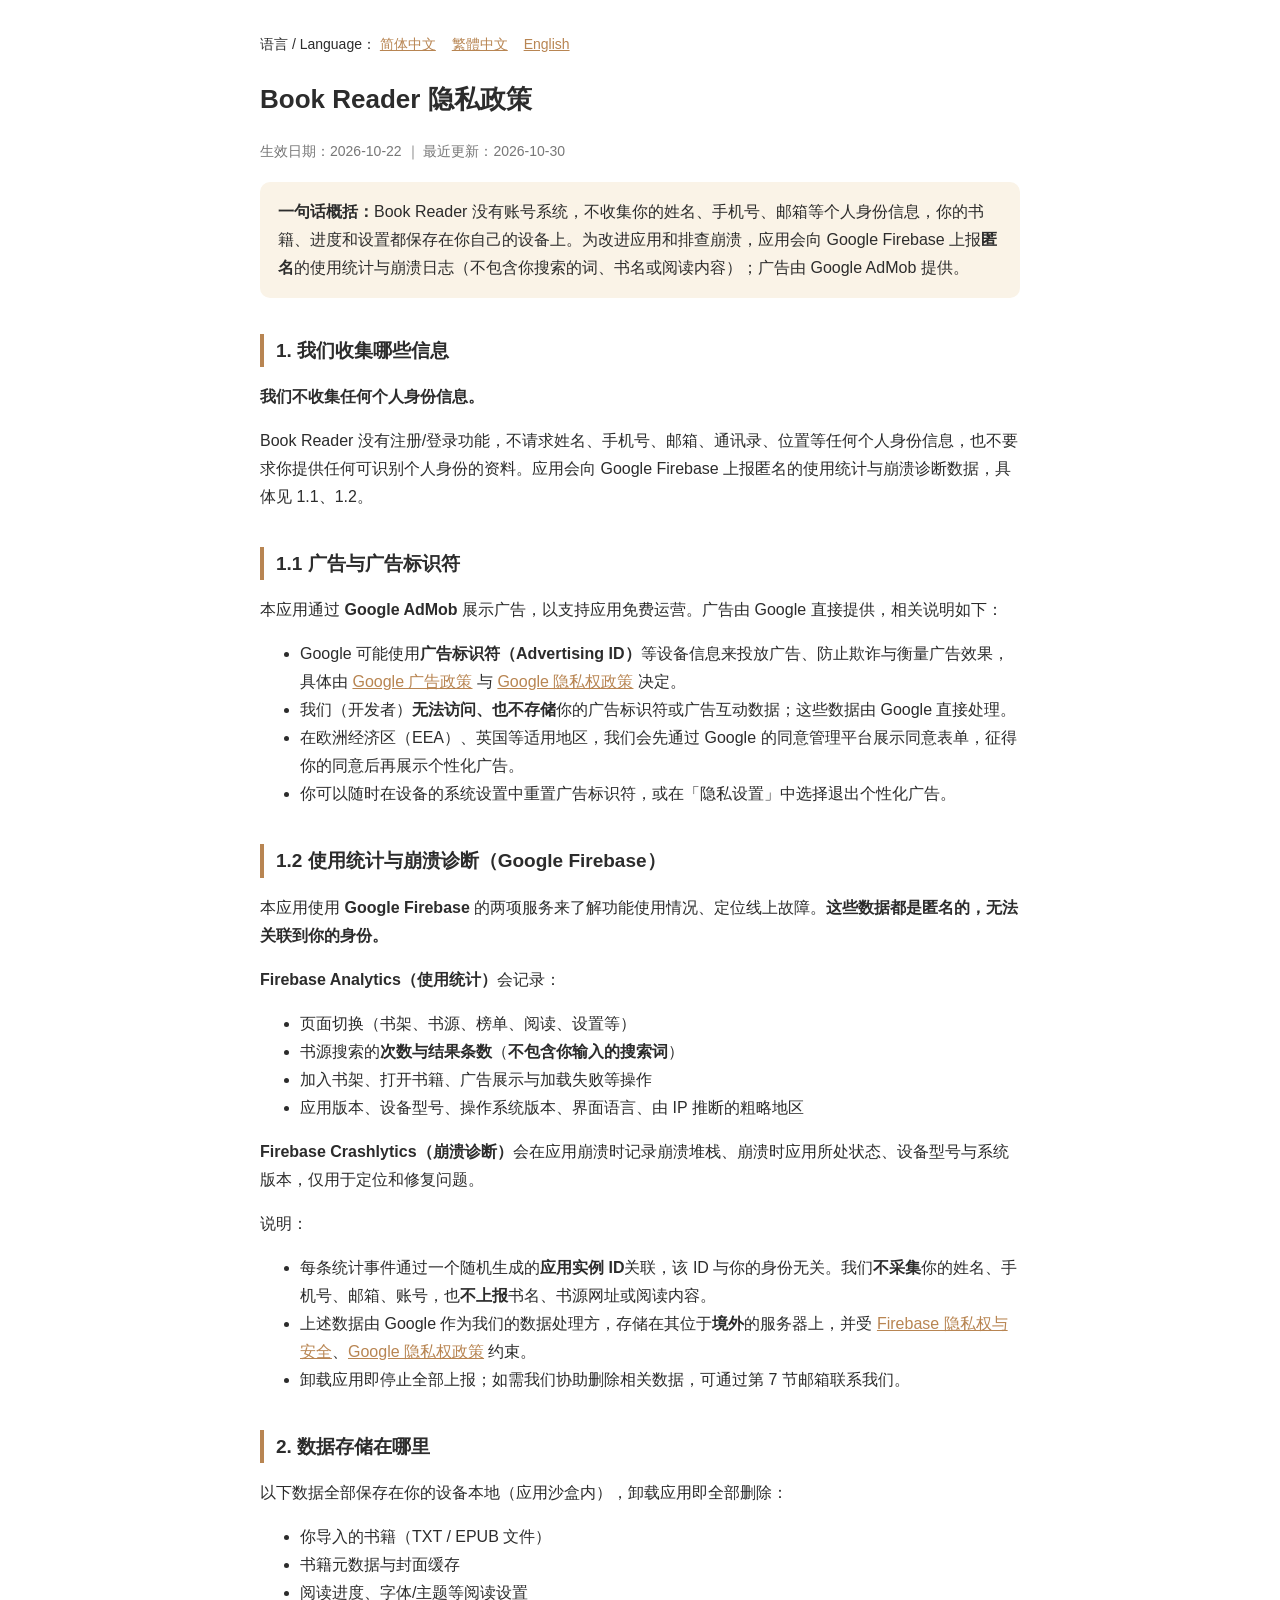
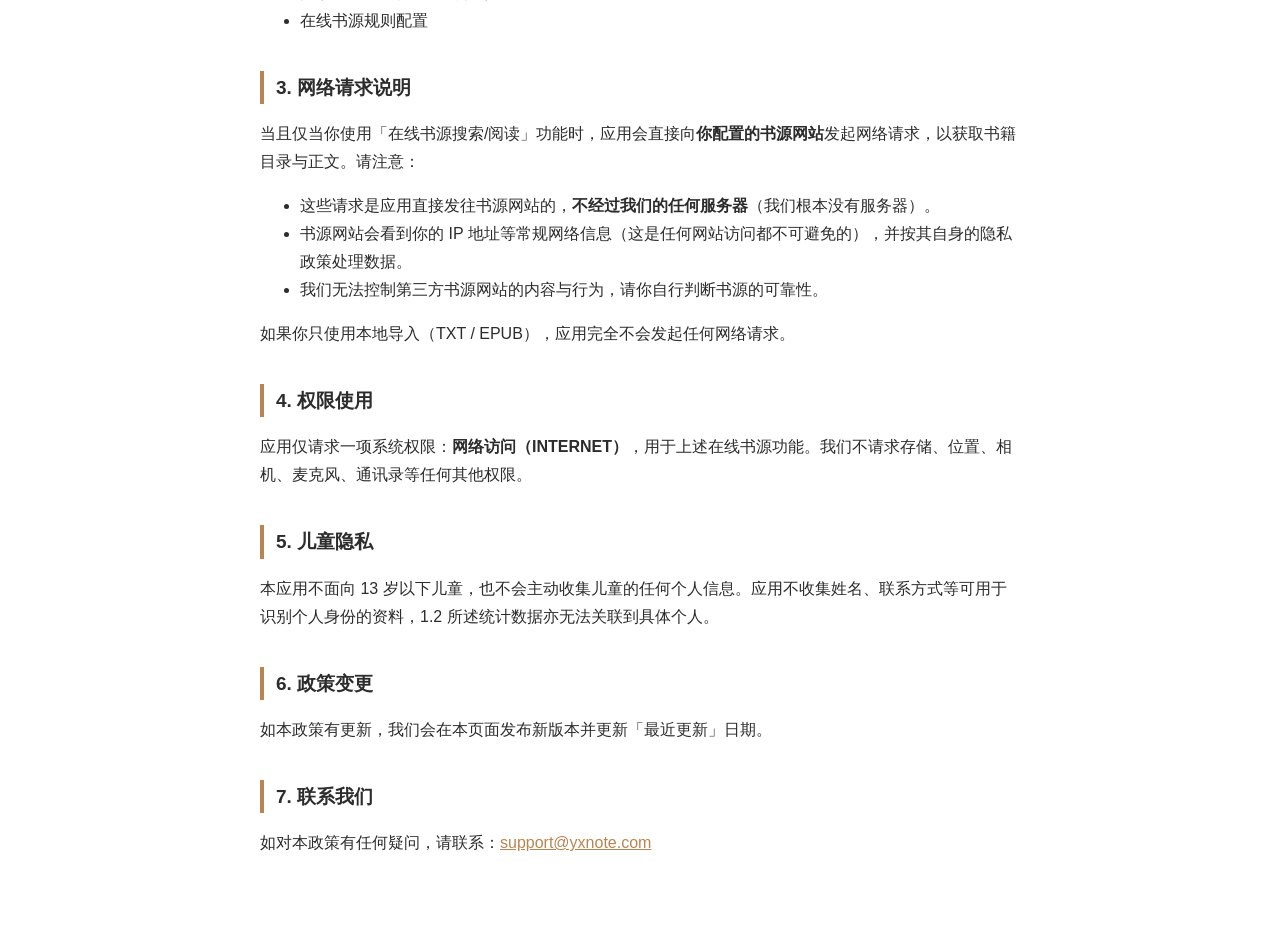
<file: privacy-policy-zh.html>
<!DOCTYPE html>
<html lang="zh-CN">
<head>
<meta charset="UTF-8" />
<meta name="viewport" content="width=device-width, initial-scale=1.0" />
<title>Book Reader 隐私政策（简体中文）</title>
<style>
  body { max-width: 760px; margin: 0 auto; padding: 32px 20px 64px; font-family: -apple-system, "PingFang SC", "Microsoft YaHei", sans-serif; color: #2c2c2c; line-height: 1.75; }
  h1 { font-size: 26px; }
  h2 { font-size: 19px; margin-top: 36px; border-left: 4px solid #b88552; padding-left: 12px; }
  .meta { color: #777; font-size: 14px; }
  .card { background: #faf3e7; border-radius: 10px; padding: 16px 18px; margin: 18px 0; }
  .lang { margin-bottom: 20px; font-size: 14px; }
  .lang a { color: #b88552; margin-right: 12px; }
  a { color: #b88552; }
</style>
</head>
<body>

<div class="lang">
  语言 / Language：
  <a href="privacy-policy-zh.html">简体中文</a>
  <a href="privacy-policy-zh-hant.html">繁體中文</a>
  <a href="privacy-policy-en.html">English</a>
</div>

<h1>Book Reader 隐私政策</h1>
<p class="meta">生效日期：2026-10-22 ｜ 最近更新：2026-10-30</p>

<div class="card">
  <strong>一句话概括：</strong>Book Reader 没有账号系统，不收集你的姓名、手机号、邮箱等个人身份信息，你的书籍、进度和设置都保存在你自己的设备上。为改进应用和排查崩溃，应用会向 Google Firebase 上报<strong>匿名</strong>的使用统计与崩溃日志（不包含你搜索的词、书名或阅读内容）；广告由 Google AdMob 提供。
</div>

<h2>1. 我们收集哪些信息</h2>
<p><strong>我们不收集任何个人身份信息。</strong></p>
<p>Book Reader 没有注册/登录功能，不请求姓名、手机号、邮箱、通讯录、位置等任何个人身份信息，也不要求你提供任何可识别个人身份的资料。应用会向 Google Firebase 上报匿名的使用统计与崩溃诊断数据，具体见 1.1、1.2。</p>

<h2>1.1 广告与广告标识符</h2>
<p>本应用通过 <strong>Google AdMob</strong> 展示广告，以支持应用免费运营。广告由 Google 直接提供，相关说明如下：</p>
<ul>
  <li>Google 可能使用<strong>广告标识符（Advertising ID）</strong>等设备信息来投放广告、防止欺诈与衡量广告效果，具体由 <a href="https://policies.google.com/technologies/ads" rel="nofollow">Google 广告政策</a> 与 <a href="https://policies.google.com/privacy" rel="nofollow">Google 隐私权政策</a> 决定。</li>
  <li>我们（开发者）<strong>无法访问、也不存储</strong>你的广告标识符或广告互动数据；这些数据由 Google 直接处理。</li>
  <li>在欧洲经济区（EEA）、英国等适用地区，我们会先通过 Google 的同意管理平台展示同意表单，征得你的同意后再展示个性化广告。</li>
  <li>你可以随时在设备的系统设置中重置广告标识符，或在「隐私设置」中选择退出个性化广告。</li>
</ul>

<h2>1.2 使用统计与崩溃诊断（Google Firebase）</h2>
<p>本应用使用 <strong>Google Firebase</strong> 的两项服务来了解功能使用情况、定位线上故障。<strong>这些数据都是匿名的，无法关联到你的身份。</strong></p>
<p><strong>Firebase Analytics（使用统计）</strong>会记录：</p>
<ul>
  <li>页面切换（书架、书源、榜单、阅读、设置等）</li>
  <li>书源搜索的<strong>次数与结果条数</strong>（<strong>不包含你输入的搜索词</strong>）</li>
  <li>加入书架、打开书籍、广告展示与加载失败等操作</li>
  <li>应用版本、设备型号、操作系统版本、界面语言、由 IP 推断的粗略地区</li>
</ul>
<p><strong>Firebase Crashlytics（崩溃诊断）</strong>会在应用崩溃时记录崩溃堆栈、崩溃时应用所处状态、设备型号与系统版本，仅用于定位和修复问题。</p>
<p>说明：</p>
<ul>
  <li>每条统计事件通过一个随机生成的<strong>应用实例 ID</strong>关联，该 ID 与你的身份无关。我们<strong>不采集</strong>你的姓名、手机号、邮箱、账号，也<strong>不上报</strong>书名、书源网址或阅读内容。</li>
  <li>上述数据由 Google 作为我们的数据处理方，存储在其位于<strong>境外</strong>的服务器上，并受 <a href="https://firebase.google.com/support/privacy" rel="nofollow">Firebase 隐私权与安全</a>、<a href="https://policies.google.com/privacy" rel="nofollow">Google 隐私权政策</a> 约束。</li>
  <li>卸载应用即停止全部上报；如需我们协助删除相关数据，可通过第 7 节邮箱联系我们。</li>
</ul>

<h2>2. 数据存储在哪里</h2>
<p>以下数据全部保存在你的设备本地（应用沙盒内），卸载应用即全部删除：</p>
<ul>
  <li>你导入的书籍（TXT / EPUB 文件）</li>
  <li>书籍元数据与封面缓存</li>
  <li>阅读进度、字体/主题等阅读设置</li>
  <li>在线书源规则配置</li>
</ul>

<h2>3. 网络请求说明</h2>
<p>当且仅当你使用「在线书源搜索/阅读」功能时，应用会直接向<strong>你配置的书源网站</strong>发起网络请求，以获取书籍目录与正文。请注意：</p>
<ul>
  <li>这些请求是应用直接发往书源网站的，<strong>不经过我们的任何服务器</strong>（我们根本没有服务器）。</li>
  <li>书源网站会看到你的 IP 地址等常规网络信息（这是任何网站访问都不可避免的），并按其自身的隐私政策处理数据。</li>
  <li>我们无法控制第三方书源网站的内容与行为，请你自行判断书源的可靠性。</li>
</ul>
<p>如果你只使用本地导入（TXT / EPUB），应用完全不会发起任何网络请求。</p>

<h2>4. 权限使用</h2>
<p>应用仅请求一项系统权限：<strong>网络访问（INTERNET）</strong>，用于上述在线书源功能。我们不请求存储、位置、相机、麦克风、通讯录等任何其他权限。</p>

<h2>5. 儿童隐私</h2>
<p>本应用不面向 13 岁以下儿童，也不会主动收集儿童的任何个人信息。应用不收集姓名、联系方式等可用于识别个人身份的资料，1.2 所述统计数据亦无法关联到具体个人。</p>

<h2>6. 政策变更</h2>
<p>如本政策有更新，我们会在本页面发布新版本并更新「最近更新」日期。</p>

<h2>7. 联系我们</h2>
<p>如对本政策有任何疑问，请联系：<a href="mailto:support@yxnote.com">support@yxnote.com</a></p>

</body>
</html>
</file>
<file: style.css>
/* 榜单页样式：零依赖、跟随系统深色、移动优先 */
:root {
  --bg: #faf8f5;
  --card: #ffffff;
  --line: #ece6dd;
  --text: #221f1c;
  --dim: #8a8178;
  --brand: #b88552;
  --brand-soft: #b8855214;
  --gold: #c89a4b;
  --radius: 14px;
}

@media (prefers-color-scheme: dark) {
  :root {
    --bg: #141210;
    --card: #1d1a17;
    --line: #2c2823;
    --text: #e9e3db;
    --dim: #918a80;
    --brand: #d0a06c;
    --brand-soft: #d0a06c18;
    --gold: #d9ae60;
  }
}

* {
  box-sizing: border-box;
  -webkit-tap-highlight-color: transparent;
}

body {
  margin: 0;
  background: var(--bg);
  color: var(--text);
  font: 15px/1.6 -apple-system, 'PingFang SC', 'Helvetica Neue', 'Noto Sans SC', sans-serif;
  padding-bottom: env(safe-area-inset-bottom);
}

.wrap {
  width: 100%;
  max-width: 680px;
  margin: 0 auto;
  padding: 0 16px;
}

/* ---------- 顶部 ---------- */
.top {
  padding: calc(env(safe-area-inset-top) + 26px) 0 14px;
  background: linear-gradient(180deg, var(--brand-soft), transparent);
}

.top-main h1 {
  margin: 0;
  font-size: 24px;
  letter-spacing: 0.5px;
  font-weight: 700;
}

.top .wrap {
  display: flex;
  align-items: flex-start;
  justify-content: space-between;
  gap: 12px;
}

.sub {
  margin: 6px 0 0;
  font-size: 12.5px;
  color: var(--dim);
}

.app-link {
  flex: none;
  margin-top: 4px;
  font-size: 11px;
  letter-spacing: 0.5px;
  color: var(--dim);
  text-decoration: none;
  border: 1px solid var(--line);
  border-radius: 999px;
  padding: 4px 10px;
}

/* ---------- 搜索与筛选 ---------- */
.controls {
  position: sticky;
  top: 0;
  z-index: 5;
  padding-top: 8px;
  padding-bottom: 10px;
  background: linear-gradient(180deg, var(--bg) 78%, transparent);
}

.search input {
  width: 100%;
  height: 40px;
  padding: 0 14px;
  font-size: 14px;
  color: var(--text);
  background: var(--card);
  border: 1px solid var(--line);
  border-radius: 12px;
  outline: none;
  appearance: none;
}

.search input:focus {
  border-color: var(--brand);
}

.search input::placeholder {
  color: var(--dim);
}

.chips {
  display: flex;
  gap: 8px;
  overflow-x: auto;
  padding: 10px 0 2px;
  scrollbar-width: none;
}

.chips::-webkit-scrollbar {
  display: none;
}

.chip {
  flex: none;
  padding: 5px 12px;
  font-size: 12.5px;
  color: var(--dim);
  background: transparent;
  border: 1px solid var(--line);
  border-radius: 999px;
  cursor: pointer;
  white-space: nowrap;
}

.chip.on {
  color: #fff;
  background: var(--brand);
  border-color: var(--brand);
}

/* ---------- 列表 ---------- */
.list {
  list-style: none;
  margin: 4px 0 0;
  padding: 0;
  display: flex;
  flex-direction: column;
  gap: 8px;
}

.item {
  display: flex;
  gap: 12px;
  padding: 12px 14px;
  background: var(--card);
  border: 1px solid var(--line);
  border-radius: var(--radius);
  cursor: pointer;
  transition: transform 0.12s ease;
}

.item:active {
  transform: scale(0.99);
}

.no {
  flex: none;
  width: 22px;
  font-variant-numeric: tabular-nums;
  font-size: 13px;
  font-weight: 600;
  color: var(--dim);
  text-align: right;
  padding-top: 2px;
}

.no.top3 {
  color: var(--gold);
}

.body {
  min-width: 0;
  flex: 1;
}

.title {
  margin: 0;
  font-size: 15.5px;
  font-weight: 600;
  line-height: 1.4;
  word-break: break-all;
}

.meta-line {
  margin: 4px 0 0;
  font-size: 12px;
  color: var(--dim);
  display: flex;
  flex-wrap: wrap;
  align-items: center;
  gap: 6px;
}

.dot {
  opacity: 0.45;
}

.badge {
  font-size: 11px;
  padding: 1px 6px;
  border-radius: 5px;
  background: var(--brand-soft);
  color: var(--brand);
}

.badge.hot {
  font-weight: 600;
}

/* 展开后的详情 */
.detail {
  margin-top: 8px;
  padding-top: 8px;
  border-top: 1px dashed var(--line);
  font-size: 12px;
  color: var(--dim);
}

.detail p {
  margin: 0 0 6px;
}

.detail a {
  color: var(--brand);
  text-decoration: none;
  word-break: break-all;
}

.acts {
  display: flex;
  gap: 8px;
  margin-top: 8px;
}

.btn {
  font-size: 12px;
  padding: 5px 12px;
  border-radius: 8px;
  border: 1px solid var(--line);
  background: transparent;
  color: var(--text);
  cursor: pointer;
}

.btn.primary {
  background: var(--brand);
  border-color: var(--brand);
  color: #fff;
}

/* ---------- 其它 ---------- */
.empty {
  text-align: center;
  color: var(--dim);
  padding: 48px 0;
  font-size: 14px;
}

.foot {
  margin: 28px auto 20px;
  font-size: 11.5px;
  color: var(--dim);
  line-height: 1.7;
}

.foot p {
  margin: 0 0 6px;
}

.foot .dim {
  opacity: 0.72;
}

.skeleton {
  height: 66px;
  border-radius: var(--radius);
  background: linear-gradient(90deg, var(--card), var(--line), var(--card));
  background-size: 200% 100%;
  animation: sk 1.2s infinite linear;
}

@keyframes sk {
  to {
    background-position: -200% 0;
  }
}
</file>
